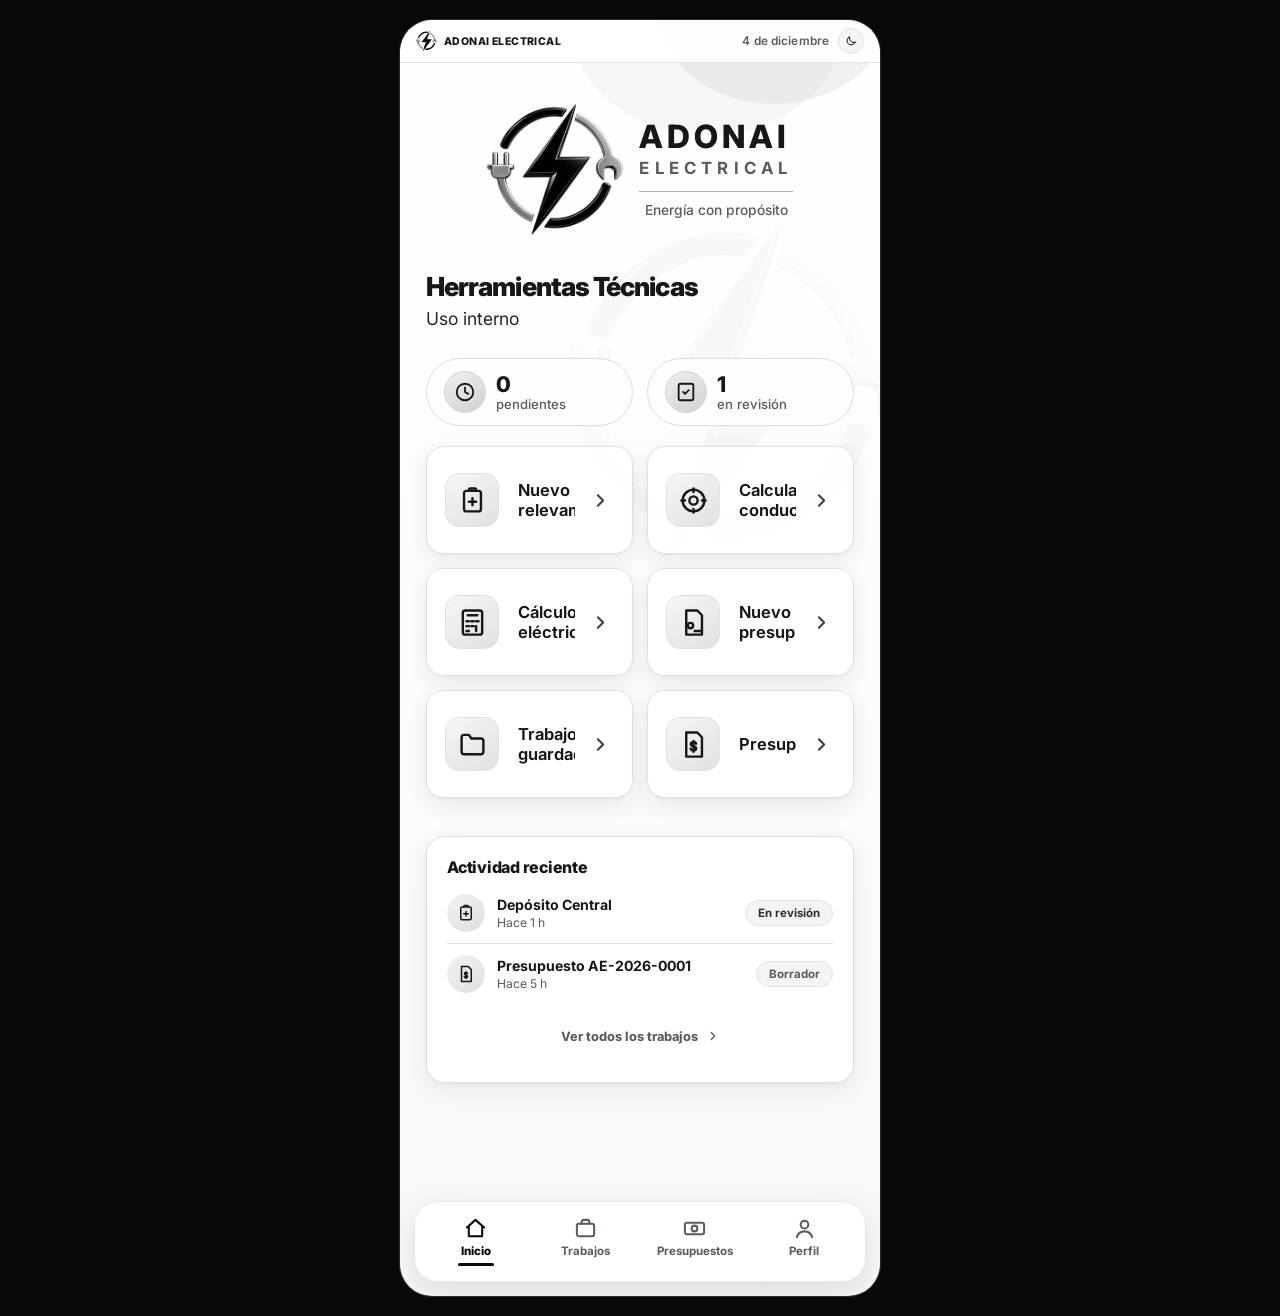
<file: codigo/index.html>
<!doctype html>
<html lang="es">
<head>
<meta charset="utf-8">
<meta name="viewport" content="width=device-width, initial-scale=1, viewport-fit=cover">
<title>ADONAI ELECTRICAL</title>
<link rel="manifest" href="manifest.json">
<meta name="theme-color" content="#0b0b0c">
<meta name="mobile-web-app-capable" content="yes">
<meta name="apple-mobile-web-app-capable" content="yes">
<meta name="apple-mobile-web-app-status-bar-style" content="black-translucent">
<meta name="apple-mobile-web-app-title" content="ADONAI ELECTRICAL">
<link rel="icon" href="favicon.ico" sizes="any">
<link rel="apple-touch-icon" href="icon-180.png">
<link rel="preconnect" href="https://fonts.googleapis.com">
<link rel="preconnect" href="https://fonts.gstatic.com" crossorigin>
<link href="https://fonts.googleapis.com/css2?family=Inter:wght@400;500;600;700;800;900&display=swap" rel="stylesheet">
<link rel="stylesheet" href="estilos.css">
  <style>
    :root{ color-scheme:light dark; }
    body{ margin:0; }
    img{ max-width:100%; }
    [hidden]{ display:none !important; }
  </style>
</head>
<body>

<!-- ============================================================
     ICONOS / LOGO — símbolos SVG reutilizables
     ============================================================ -->
<svg width="0" height="0" style="position:absolute">
  <defs>
    <symbol id="ic-clock" viewBox="0 0 24 24" fill="none" stroke="currentColor" stroke-width="2" stroke-linecap="round" stroke-linejoin="round"><circle cx="12" cy="12" r="9"/><path d="M12 7v5l3.5 2"/></symbol>
    <symbol id="ic-check-list" viewBox="0 0 24 24" fill="none" stroke="currentColor" stroke-width="2" stroke-linecap="round" stroke-linejoin="round"><rect x="4" y="3" width="16" height="18" rx="2"/><path d="m9 12 2 2 4-4"/></symbol>
    <symbol id="ic-clipboard-plus" viewBox="0 0 24 24" fill="none" stroke="currentColor" stroke-width="2" stroke-linecap="round" stroke-linejoin="round"><rect x="5" y="4" width="14" height="17" rx="2"/><path d="M9 4V3a1 1 0 0 1 1-1h4a1 1 0 0 1 1 1v1"/><path d="M12 10v6M9 13h6"/></symbol>
    <symbol id="ic-cable" viewBox="0 0 24 24" fill="none" stroke="currentColor" stroke-width="2" stroke-linecap="round" stroke-linejoin="round"><circle cx="12" cy="12" r="9"/><circle cx="12" cy="12" r="3.4"/><path d="M12 2v3M12 19v3M2 12h3M19 12h3"/></symbol>
    <symbol id="ic-calc" viewBox="0 0 24 24" fill="none" stroke="currentColor" stroke-width="2" stroke-linecap="round" stroke-linejoin="round"><rect x="4" y="2" width="16" height="20" rx="2"/><path d="M8 6h8M7 11h2M11 11h2M15 11h2M7 15h2M11 15h2M15 15v4M7 19h2"/></symbol>
    <symbol id="ic-invoice" viewBox="0 0 24 24" fill="none" stroke="currentColor" stroke-width="2" stroke-linecap="round" stroke-linejoin="round"><path d="M6 2h9l4 4v16H6z"/><circle cx="9.5" cy="14.5" r="2.2"/><path d="M13 19h5"/></symbol>
    <symbol id="ic-folder" viewBox="0 0 24 24" fill="none" stroke="currentColor" stroke-width="2" stroke-linecap="round" stroke-linejoin="round"><path d="M3 6a2 2 0 0 1 2-2h4l2 3h8a2 2 0 0 1 2 2v9a2 2 0 0 1-2 2H5a2 2 0 0 1-2-2z"/></symbol>
    <symbol id="ic-file-dollar" viewBox="0 0 24 24" fill="none" stroke="currentColor" stroke-width="2" stroke-linecap="round" stroke-linejoin="round"><path d="M6 2h9l4 4v16H6z"/><path d="M12 9v9M14.2 11.3a2.2 2.2 0 0 0-2.2-1.3c-1.4 0-2.2.8-2.2 1.7 0 2.4 4.4 1.1 4.4 3.5 0 .9-.8 1.8-2.2 1.8a2.4 2.4 0 0 1-2.4-1.5"/></symbol>
    <symbol id="ic-home" viewBox="0 0 24 24" fill="none" stroke="currentColor" stroke-width="2.1" stroke-linecap="round" stroke-linejoin="round"><path d="m3 11 9-8 9 8"/><path d="M5 10v10h14V10"/></symbol>
    <symbol id="ic-briefcase" viewBox="0 0 24 24" fill="none" stroke="currentColor" stroke-width="2.1" stroke-linecap="round" stroke-linejoin="round"><rect x="3" y="7" width="18" height="13" rx="2"/><path d="M8 7V5a2 2 0 0 1 2-2h4a2 2 0 0 1 2 2v2"/></symbol>
    <symbol id="ic-money" viewBox="0 0 24 24" fill="none" stroke="currentColor" stroke-width="2.1" stroke-linecap="round" stroke-linejoin="round"><rect x="2" y="6" width="20" height="12" rx="2"/><circle cx="12" cy="12" r="3"/></symbol>
    <symbol id="ic-user" viewBox="0 0 24 24" fill="none" stroke="currentColor" stroke-width="2.1" stroke-linecap="round" stroke-linejoin="round"><circle cx="12" cy="8" r="4"/><path d="M4 21c1.5-4.5 5-6 8-6s6.5 1.5 8 6"/></symbol>
    <symbol id="ic-chevron-right" viewBox="0 0 24 24" fill="none" stroke="currentColor" stroke-width="2.4" stroke-linecap="round" stroke-linejoin="round"><path d="m9 6 6 6-6 6"/></symbol>
    <symbol id="ic-chevron-left" viewBox="0 0 24 24" fill="none" stroke="currentColor" stroke-width="2.4" stroke-linecap="round" stroke-linejoin="round"><path d="m15 6-6 6 6 6"/></symbol>
    <symbol id="ic-plus" viewBox="0 0 24 24" fill="none" stroke="currentColor" stroke-width="2.4" stroke-linecap="round" stroke-linejoin="round"><path d="M12 5v14M5 12h14"/></symbol>
    <symbol id="ic-trash" viewBox="0 0 24 24" fill="none" stroke="currentColor" stroke-width="2" stroke-linecap="round" stroke-linejoin="round"><path d="M4 7h16M9 7V4h6v3M6 7l1 13h10l1-13"/></symbol>
    <symbol id="ic-save" viewBox="0 0 24 24" fill="none" stroke="currentColor" stroke-width="2" stroke-linecap="round" stroke-linejoin="round"><path d="M5 4h11l3 3v13H5z"/><path d="M8 4v6h8V4M8 21v-6h8v6"/></symbol>
    <symbol id="ic-check-circle" viewBox="0 0 24 24" fill="none" stroke="currentColor" stroke-width="2.2" stroke-linecap="round" stroke-linejoin="round"><circle cx="12" cy="12" r="9.5"/><path d="m8 12 2.5 2.5L16 9"/></symbol>
    <symbol id="ic-x-circle" viewBox="0 0 24 24" fill="none" stroke="currentColor" stroke-width="2.2" stroke-linecap="round" stroke-linejoin="round"><circle cx="12" cy="12" r="9.5"/><path d="m9 9 6 6M15 9l-6 6"/></symbol>
    <symbol id="ic-zap" viewBox="0 0 24 24" fill="currentColor" stroke="none"><path d="M13 2 4 14h6l-1 8 9-12h-6z"/></symbol>
    <symbol id="ic-percent" viewBox="0 0 24 24" fill="none" stroke="currentColor" stroke-width="2" stroke-linecap="round" stroke-linejoin="round"><path d="M19 5 5 19"/><circle cx="7" cy="7" r="2.2"/><circle cx="17" cy="17" r="2.2"/></symbol>
    <symbol id="ic-truck" viewBox="0 0 24 24" fill="none" stroke="currentColor" stroke-width="2" stroke-linecap="round" stroke-linejoin="round"><path d="M2 8h11v9H2z"/><path d="M13 11h4l4 3v3h-8z"/><circle cx="6" cy="19" r="1.8"/><circle cx="17.5" cy="19" r="1.8"/></symbol>
    <symbol id="ic-tag" viewBox="0 0 24 24" fill="none" stroke="currentColor" stroke-width="2" stroke-linecap="round" stroke-linejoin="round"><path d="M12 2h6a2 2 0 0 1 2 2v6L11 19l-9-9 9-9z"/><circle cx="16" cy="8" r="1.5" fill="currentColor" stroke="none"/></symbol>
    <symbol id="ic-tool" viewBox="0 0 24 24" fill="none" stroke="currentColor" stroke-width="2" stroke-linecap="round" stroke-linejoin="round"><path d="M14.7 6.3a4 4 0 0 0-5.4 4.6L3 17.2V21h3.8l6.3-6.3a4 4 0 0 0 4.6-5.4l-2.7 2.7-2-2z"/></symbol>
    <symbol id="ic-thermo" viewBox="0 0 24 24" fill="none" stroke="currentColor" stroke-width="2" stroke-linecap="round" stroke-linejoin="round"><path d="M12 14V4a2 2 0 1 0-4 0v10a4 4 0 1 0 4 0Z"/></symbol>
    <symbol id="ic-ruler" viewBox="0 0 24 24" fill="none" stroke="currentColor" stroke-width="2" stroke-linecap="round" stroke-linejoin="round"><path d="m3 16 5-5 12 12-5 5z"/><path d="m9 12 2 2M12 9l2 2M15 6l2 2"/></symbol>
    <symbol id="ic-eye" viewBox="0 0 24 24" fill="none" stroke="currentColor" stroke-width="2" stroke-linecap="round" stroke-linejoin="round"><path d="M2 12s3.5-7 10-7 10 7 10 7-3.5 7-10 7-10-7-10-7Z"/><circle cx="12" cy="12" r="3"/></symbol>
    <symbol id="ic-doc" viewBox="0 0 24 24" fill="none" stroke="currentColor" stroke-width="2" stroke-linecap="round" stroke-linejoin="round"><path d="M6 2h9l4 4v16H6z"/><path d="M8 12h8M8 16h8M8 8h3"/></symbol>
    <symbol id="ic-edit" viewBox="0 0 24 24" fill="none" stroke="currentColor" stroke-width="2" stroke-linecap="round" stroke-linejoin="round"><path d="M12 20h9"/><path d="M16.5 3.5a2.1 2.1 0 0 1 3 3L7 19l-4 1 1-4Z"/></symbol>
    <symbol id="ic-send" viewBox="0 0 24 24" fill="none" stroke="currentColor" stroke-width="2" stroke-linecap="round" stroke-linejoin="round"><path d="m3 11 18-8-8 18-2-8Z"/></symbol>
    <symbol id="ic-building" viewBox="0 0 24 24" fill="none" stroke="currentColor" stroke-width="2" stroke-linecap="round" stroke-linejoin="round"><path d="M4 21V5a1 1 0 0 1 1-1h9a1 1 0 0 1 1 1v16"/><path d="M15 10h4a1 1 0 0 1 1 1v10"/><path d="M8 8h.01M11 8h.01M8 12h.01M11 12h.01M8 16h.01M11 16h.01"/></symbol>
    <symbol id="ic-search" viewBox="0 0 24 24" fill="none" stroke="currentColor" stroke-width="2" stroke-linecap="round" stroke-linejoin="round"><circle cx="11" cy="11" r="7"/><path d="m21 21-4.3-4.3"/></symbol>
    <symbol id="ic-copy" viewBox="0 0 24 24" fill="none" stroke="currentColor" stroke-width="2" stroke-linecap="round" stroke-linejoin="round"><rect x="9" y="9" width="11" height="11" rx="2"/><path d="M5 15V5a2 2 0 0 1 2-2h10"/></symbol>
    <symbol id="ic-sun" viewBox="0 0 24 24" fill="none" stroke="currentColor" stroke-width="2" stroke-linecap="round" stroke-linejoin="round"><circle cx="12" cy="12" r="4.2"/><path d="M12 2.5v2.6M12 18.9v2.6M4.6 4.6l1.85 1.85M17.55 17.55l1.85 1.85M2.5 12h2.6M18.9 12h2.6M4.6 19.4l1.85-1.85M17.55 6.45l1.85-1.85"/></symbol>
    <symbol id="ic-moon" viewBox="0 0 24 24" fill="none" stroke="currentColor" stroke-width="2" stroke-linecap="round" stroke-linejoin="round"><path d="M20.5 14.5A8.5 8.5 0 0 1 9.5 3.5a8.5 8.5 0 1 0 11 11Z"/></symbol>
  </defs>
</svg>

<div class="shell" id="shell">

  <div class="lock-screen" id="lock-screen" hidden>
    <div class="lock-card">
      <span class="brand-logo-plate" style="width:56px;height:56px;margin:0 auto 14px;display:flex"><img data-logo alt="ADONAI ELECTRICAL"></span>
      <div class="lock-title">Herramientas Técnicas</div>
      <p class="lock-sub">Ingresá tu PIN para continuar</p>
      <input class="input lock-input" type="password" inputmode="numeric" pattern="[0-9]*" maxlength="4" id="lock-pin-input" placeholder="••••" autocomplete="off">
      <button class="btn btn-primary btn-block" id="btn-lock-unlock">Desbloquear</button>
      <p class="lock-error" id="lock-error" hidden>PIN incorrecto. Intentá de nuevo.</p>
      <button type="button" class="lock-forgot" id="btn-lock-olvide">¿Olvidaste tu PIN?</button>
      <p class="lock-forgot-note" id="lock-olvide-nota" hidden>El PIN no se puede recuperar: es solo un bloqueo de pantalla, no hay cuenta ni copia en la nube. Para volver a entrar hay que borrar los datos del sitio desde el navegador, lo que también borra los trabajos y presupuestos guardados en este dispositivo.</p>
    </div>
  </div>

  <div class="util-bar" id="util-bar">
    <div class="util-brand">
      <span class="brand-logo-plate"><img data-logo alt="ADONAI ELECTRICAL"></span>
      <span class="util-wordmark">ADONAI ELECTRICAL</span>
    </div>
    <div class="util-right">
      <span class="date" id="util-date"></span>
      <button type="button" class="theme-toggle" id="btn-theme-toggle" aria-label="Cambiar tema" aria-pressed="false">
        <svg id="theme-toggle-icon"><use href="#ic-moon"></use></svg>
      </button>
    </div>
  </div>

  <div class="storage-alert alert-error" id="storage-alert" role="alert" aria-live="assertive" hidden></div>

  <!-- ============================================================
       INICIO
       ============================================================ -->
  <main class="view" id="view-home">
    <div class="brand-header">
      <span class="brand-logo-plate"><img data-logo alt="ADONAI ELECTRICAL"></span>
      <div>
        <div class="wordmark-lg">ADONAI<small>ELECTRICAL</small></div>
        <div class="tagline">Energía con propósito</div>
      </div>
    </div>

    <div class="stack" style="margin-top:18px">
      <div>
        <div class="page-title" style="font-size:1.15rem">Herramientas Técnicas</div>
        <div class="page-sub" style="margin-bottom:0">Uso interno</div>
      </div>

      <div class="stat-pill-row" id="home-stats"></div>

      <div class="action-grid">
        <button class="action-tile" data-action="nuevo-relevamiento">
          <div class="head"><span class="ic"><svg><use href="#ic-clipboard-plus"/></svg></span><svg class="chev"><use href="#ic-chevron-right"/></svg></div>
          <div class="label">Nuevo relevamiento</div>
        </button>
        <button class="action-tile" data-action="calcular-conductor">
          <div class="head"><span class="ic"><svg><use href="#ic-cable"/></svg></span><svg class="chev"><use href="#ic-chevron-right"/></svg></div>
          <div class="label">Calcular conductor</div>
        </button>
        <button class="action-tile" data-action="calculos-electricos">
          <div class="head"><span class="ic"><svg><use href="#ic-calc"/></svg></span><svg class="chev"><use href="#ic-chevron-right"/></svg></div>
          <div class="label">Cálculos eléctricos</div>
        </button>
        <button class="action-tile" data-action="nuevo-presupuesto">
          <div class="head"><span class="ic"><svg><use href="#ic-invoice"/></svg></span><svg class="chev"><use href="#ic-chevron-right"/></svg></div>
          <div class="label">Nuevo presupuesto</div>
        </button>
        <button class="action-tile" data-action="trabajos">
          <div class="head"><span class="ic"><svg><use href="#ic-folder"/></svg></span><svg class="chev"><use href="#ic-chevron-right"/></svg></div>
          <div class="label">Trabajos guardados</div>
        </button>
        <button class="action-tile" data-action="presupuestos">
          <div class="head"><span class="ic"><svg><use href="#ic-file-dollar"/></svg></span><svg class="chev"><use href="#ic-chevron-right"/></svg></div>
          <div class="label">Presupuestos</div>
        </button>
      </div>

      <div id="home-avisos"></div>

      <div class="card card-pad">
        <div class="row-between" style="margin-bottom:6px">
          <div class="section-label" style="margin:0">Actividad reciente</div>
        </div>
        <div id="home-activity"></div>
        <button class="btn btn-ghost btn-block btn-sm" id="btn-ver-todos" style="margin-top:6px">Ver todos los trabajos <svg style="width:14px;height:14px"><use href="#ic-chevron-right"/></svg></button>
      </div>
    </div>
  </main>

  <!-- ============================================================
       NUEVO RELEVAMIENTO — asistente de 6 pasos
       ============================================================ -->
  <main class="view" id="view-relevamiento" hidden>
    <div class="topbar">
      <div class="topbar-row">
        <button class="icon-btn" data-back="home" aria-label="Volver al inicio"><svg><use href="#ic-chevron-left"/></svg></button>
        <div class="brand-mini" style="margin:0 auto">
          <span class="brand-logo-plate"><img data-logo alt="ADONAI ELECTRICAL"></span>
          <div class="wordmark">ADONAI<b>ELECTRICAL</b></div>
        </div>
        <span style="width:36px"></span>
      </div>
    </div>
    <div style="padding-top:14px">
      <div class="page-title">Nuevo relevamiento</div>
      <div class="stepper" id="wizard-stepper"></div>
    </div>

    <!-- Paso 1: Cliente -->
    <section class="wizard-step stack" id="step-cliente" data-step="0">
      <div class="card card-pad stack-sm client-form-card">
        <div class="section-label">Datos del cliente</div>
        <div class="field"><label>Nombre o razón social</label><input class="input" id="f-cliente-nombre" placeholder="Nombre o razón social"></div>
        <div class="field"><label>Teléfono</label><input class="input" id="f-cliente-telefono" type="tel" placeholder="Teléfono"></div>
        <div class="field"><label>WhatsApp</label><input class="input" id="f-cliente-whatsapp" type="tel" placeholder="WhatsApp"></div>
        <div class="field"><label>Correo electrónico</label><input class="input" id="f-cliente-email" type="email" placeholder="Correo electrónico"></div>
        <div class="field"><label>Persona de contacto</label><input class="input" id="f-cliente-contacto" placeholder="Persona de contacto"></div>
        <div class="field"><label>Observaciones</label><textarea class="textarea" id="f-cliente-obs" placeholder="Observaciones"></textarea></div>
      </div>
      <div class="card card-pad" id="clientes-existentes-wrap">
        <div class="section-label" style="margin-bottom:10px">Selección rápida</div>
        <select class="select" id="f-cliente-existente">
          <option value="">Seleccionar cliente existente…</option>
        </select>
      </div>
      <div class="grid-2">
        <button class="btn btn-outline" id="btn-guardar-borrador"><svg><use href="#ic-save"/></svg> Guardar borrador</button>
        <button class="btn btn-primary" data-step-next>Continuar <svg><use href="#ic-chevron-right"/></svg></button>
      </div>
    </section>

    <!-- Paso 2: Obra -->
    <section class="wizard-step stack" id="step-obra" data-step="1" hidden>
      <div class="card card-pad stack-sm">
        <div class="section-label">Datos de la obra</div>
        <div class="field"><label>Nombre de la obra</label><input class="input" id="f-obra-nombre" placeholder="Ej: Depósito Central"></div>
        <div class="field"><label>Dirección</label><input class="input" id="f-obra-direccion" placeholder="Calle y número"></div>
        <div class="field"><label>Localidad</label><input class="input" id="f-obra-localidad" placeholder="Salto" value="Salto"></div>
        <div class="grid-2">
          <div class="field"><label>Tipo de obra</label>
            <select class="select" id="f-obra-tipo">
              <option>Residencial</option><option>Comercial</option><option>Industrial</option>
            </select>
          </div>
          <div class="field"><label>Naturaleza</label>
            <select class="select" id="f-obra-naturaleza">
              <option>Trámite</option><option>Instalación nueva</option><option>Modificación</option><option>Emergencia</option>
            </select>
          </div>
        </div>
        <div class="field"><label>Observaciones de obra</label><textarea class="textarea" id="f-obra-obs" placeholder="Accesos, horarios, condiciones del lugar…"></textarea></div>
      </div>
      <div class="grid-2">
        <button class="btn btn-outline" data-step-prev><svg><use href="#ic-chevron-left"/></svg> Atrás</button>
        <button class="btn btn-primary" data-step-next>Continuar <svg><use href="#ic-chevron-right"/></svg></button>
      </div>
    </section>

    <!-- Paso 3: Cargas -->
    <section class="wizard-step stack" id="step-cargas" data-step="2" hidden>
      <div class="card card-pad">
        <div class="field" style="max-width:340px;margin-bottom:0">
          <label>Sistema de suministro</label>
          <select class="select" id="f-sistema">
            <option value="mono">Monofásico 230V</option>
            <option value="tri_it">Trifásico 230V (sistema IT)</option>
            <option value="tri_tt" selected>Trifásico 400V (sistema TT)</option>
          </select>
        </div>
      </div>
      <div class="card card-pad">
        <div class="section-label">Factores de demanda (ajustables)</div>
        <div class="item-grid" id="factores-grid"></div>
        <p style="font-size:0.78rem;color:var(--steel);margin:10px 0 0">Valores de referencia — confirmalos contra la normativa de UTE vigente.</p>
      </div>
      <div class="card card-pad">
        <div class="row-between" style="margin-bottom:14px">
          <div class="section-label" style="margin:0">Circuitos / cargas</div>
          <button class="btn btn-outline btn-sm" id="btn-add-carga"><svg><use href="#ic-plus"/></svg> Agregar</button>
        </div>
        <div class="stack-sm" id="cargas-list"></div>
      </div>
      <div class="panel-dark card-pad">
        <div class="stat-grid" id="potencia-resultado"></div>
        <p id="potencia-warning" style="font-size:0.78rem;color:var(--panel-dark-muted);margin:16px 0 0"></p>
      </div>
      <div class="grid-2">
        <button class="btn btn-outline" data-step-prev><svg><use href="#ic-chevron-left"/></svg> Atrás</button>
        <button class="btn btn-primary" id="btn-ir-circuitos">Continuar <svg><use href="#ic-chevron-right"/></svg></button>
      </div>
    </section>

    <!-- Paso 4: Circuitos -->
    <section class="wizard-step stack" id="step-circuitos" data-step="3" hidden>
      <div class="row-between">
        <p class="page-sub" style="margin:0;max-width:none">Sección mínima que cumple corriente admisible y caída de tensión, con protección sugerida.</p>
      </div>
      <div class="card card-pad stack-sm">
        <div class="section-label" style="margin:0">Alimentador desde el medidor</div>
        <p style="font-size:0.78rem;color:var(--steel);margin:0">La caída de tensión se mide desde el origen de la instalación, así que lo que se pierde entre el medidor y el tablero general se le descuenta a cada circuito.</p>
        <div class="grid-2">
          <div class="field"><label>Longitud medidor → tablero (m)</label><input class="input" type="number" min="0" id="f-acom-l" value="10"></div>
          <div class="field"><label>Sección de fase del alimentador</label><select class="select" id="f-acom-seccion"></select></div>
          <div class="field"><label>Sección del neutro</label><select class="select" id="f-acom-neutro"></select><div class="hint">Automático = misma sección que fase. Una reducción manual exige justificación de corriente de neutro y armónicos.</div></div>
          <div class="field"><label>Sección del conductor de protección (PE)</label><select class="select" id="f-acom-pe"></select><div class="hint">La app aplica el criterio simplificado UTE cuando corresponde; fuera de ese alcance adopta fase = PE de forma conservadora y deja pendiente la comprobación térmica específica.</div></div>
          <div class="field"><label>Icc en el tablero (kA)</label><input class="input" type="number" step="0.1" min="0" id="f-acom-icc" placeholder="Vacío: 6 kA de plaza"></div>
          <div class="field"><label>Subestación propia</label>
            <select class="select" id="f-acom-subestacion">
              <option value="auto">Según la potencia (más de 50 kW)</option>
              <option value="no">No, suministro estándar</option>
              <option value="si">Sí, con subestación propia</option>
            </select>
          </div>
        </div>
        <details class="advanced-panel" id="acom-anexo">
          <summary>Calcular la Icc con el Anexo <span>Tablas A, B y C del reglamento</span></summary>
          <div class="advanced-fields">
            <div class="grid-2">
              <div class="field"><label>Transformador de UTE</label><select class="select" id="f-acom-kva"></select></div>
              <div class="field"><label>Tensión de la red</label>
                <select class="select" id="f-acom-red">
                  <option value="380">380/400 V trifásica (Tabla C)</option>
                  <option value="220">220/230 V trifásica (Tabla B)</option>
                </select>
              </div>
              <div class="field"><label>Transformador → medidor (m)</label><input class="input" type="number" min="0" id="f-acom-redl" placeholder="Largo de red y acometida"></div>
              <div class="field"><label>Sección de la red y acometida</label><select class="select" id="f-acom-redsec"></select></div>
              <div class="field"><label>Material de la red y acometida</label>
                <select class="select" id="f-acom-redmat"><option value="aluminio">Aluminio</option><option value="cobre">Cobre</option></select>
              </div>
            </div>
            <p class="advanced-note">Se parte de la Icc en bornes del transformador y se la reduce por el tramo de red hasta el medidor y por el alimentador hasta el tablero. Si cargás la Icc a mano, manda esa.</p>
          </div>
        </details>
        <p style="font-size:0.78rem;color:var(--steel);margin:0">La Icc la informa UTE o sale de medirla. Sin ese dato, en un suministro estándar se cotiza con 6 kA de plaza (sin verificar); con subestación propia no hay valor por defecto: se toma de la Tabla A del Anexo.</p>
        <div class="light-stat-grid" id="acom-resultado"></div>
      </div>

      <button class="btn btn-outline btn-block" id="btn-add-circuito"><svg><use href="#ic-plus"/></svg> Agregar circuito</button>
      <div class="stack" id="circuitos-list"></div>
      <div class="card" style="padding:0;overflow:hidden" id="circuitos-tabla-wrap" hidden>
        <div style="padding:14px 18px;font-weight:700;border-bottom:1px solid var(--line)">Planilla resumen</div>
        <div class="table-wrap">
          <table class="data" id="circuitos-tabla">
            <thead><tr><th>Circuito</th><th>Ib (A)</th><th>Sección</th><th>Protección</th><th>ΔU %</th></tr></thead>
            <tbody></tbody>
          </table>
        </div>
      </div>
      <div class="card card-pad" id="circuitos-balance-fases" hidden></div>

      <div class="panel-dark card-pad" id="circuitos-proteccion-general" style="display:flex;flex-wrap:wrap;gap:20px" hidden></div>
      <div class="grid-2">
        <button class="btn btn-outline" data-step-prev><svg><use href="#ic-chevron-left"/></svg> Atrás</button>
        <button class="btn btn-primary" data-step-next>Continuar <svg><use href="#ic-chevron-right"/></svg></button>
      </div>
    </section>

    <!-- Paso 5: Materiales -->
    <section class="wizard-step stack" id="step-materiales" data-step="4" hidden>
      <div class="card card-pad">
        <div class="row-between" style="margin-bottom:6px">
          <div class="section-label" style="margin:0">Materiales sugeridos</div>
          <button class="btn btn-ghost btn-sm" id="btn-regenerar-materiales">Regenerar</button>
        </div>
        <div class="alert-warning" id="materiales-warning" style="margin-bottom:12px" hidden><b>Los circuitos cambiaron.</b> Regenerá la lista para actualizar cables, protecciones y tablero sin perder de vista que se reemplazarán los ajustes automáticos anteriores.</div>
        <p style="font-size:0.78rem;color:var(--steel);margin:0 0 12px">Calculados a partir de los circuitos. Editá cantidades o agregá ítems manuales.</p>
        <div class="stack-sm" id="materiales-list"></div>
      </div>
      <button class="btn btn-outline btn-block" id="btn-add-material"><svg><use href="#ic-plus"/></svg> Agregar material manual</button>
      <div class="grid-2">
        <button class="btn btn-outline" data-step-prev><svg><use href="#ic-chevron-left"/></svg> Atrás</button>
        <button class="btn btn-primary" data-step-next>Continuar <svg><use href="#ic-chevron-right"/></svg></button>
      </div>
    </section>

    <!-- Paso 6: Resumen -->
    <section class="wizard-step stack" id="step-resumen" data-step="5" hidden>
      <div class="page-title" style="font-size:1.3rem">Resumen técnico</div>
      <div class="grid-2 summary-info-grid">
        <div class="card card-pad summary-info-card">
          <span class="summary-info-icon"><svg><use href="#ic-building"/></svg></span>
          <div><div class="eyebrow">Cliente</div><div class="summary-info-value" id="resumen-cliente">—</div></div>
        </div>
        <div class="card card-pad summary-info-card">
          <span class="summary-info-icon"><svg><use href="#ic-tool"/></svg></span>
          <div><div class="eyebrow">Obra</div><div class="summary-info-value" id="resumen-obra">—</div></div>
        </div>
      </div>
      <div class="grid-2 summary-info-grid">
        <div class="card card-pad summary-info-card">
          <span class="summary-info-icon"><svg><use href="#ic-check-list"/></svg></span>
          <div class="summary-info-body"><div class="eyebrow">Estado del trabajo</div>
          <select class="select summary-state-select" id="resumen-estado">
            <option value="pendiente">Pendiente</option>
            <option value="revision">En revisión</option>
            <option value="aprobado">Aprobado</option>
          </select></div>
        </div>
        <div class="card card-pad summary-info-card">
          <span class="summary-info-icon"><svg><use href="#ic-zap"/></svg></span>
          <div><div class="eyebrow">Potencia instalada</div><div class="summary-info-value" id="resumen-potencia-instalada">—</div>
          <div class="eyebrow" style="margin-top:5px">Potencia de cálculo</div><div class="summary-info-value summary-load" id="resumen-carga">—</div></div>
        </div>
      </div>

      <div id="resumen-estado-tecnico" style="margin-bottom:14px"></div>

      <div class="section-label">Circuitos</div>
      <div class="stack-sm" id="resumen-circuitos"></div>

      <div class="card card-pad" id="resumen-proteccion-general" hidden>
        <div class="section-label" style="margin-bottom:10px">Protección general</div>
        <div class="stack-sm" id="resumen-proteccion-general-stats"></div>
        <div id="resumen-pg-existente" hidden>
          <div class="grid-2">
            <div class="field" style="margin-top:12px"><label>Térmica general existente (A)</label><input class="input" id="resumen-termica-existente" type="number" min="0" step="1" placeholder="Relevar en tablero"></div>
            <div class="field" style="margin-top:12px"><label>¿Existe diferencial general?</label><select class="select" id="resumen-diferencial-existe"><option value="desconocido">Pendiente de confirmar</option><option value="si">Sí</option><option value="no">No</option></select></div>
          </div>
          <div class="field"><label>Corriente nominal diferencial existente (A)</label><input class="input" id="resumen-diferencial-in-existente" type="number" min="0" step="1" placeholder="Ej. 40"></div>
          <p style="font-size:0.74rem;color:var(--steel);margin:6px 0 0">En modificaciones, reparaciones y emergencias la app no recalcula el tablero como si fuera nuevo: exige relevar la protección existente y confirmar la sección real del alimentador.</p>
        </div>
        <div class="field" style="margin-top:12px"><label>Sensibilidad diferencial general</label>
          <select class="select" id="resumen-diferencial-sensibilidad">
            <option value="30">30 mA</option>
            <option value="300">300 mA</option>
          </select>
        </div>
        <div class="field" style="margin-top:12px"><label>Tipo de diferencial general</label>
          <select class="select" id="resumen-diferencial-tipo"></select>
        </div>
        <div class="field" style="margin-top:12px"><label>Temporización / selectividad del diferencial general</label>
          <select class="select" id="resumen-diferencial-selectividad">
            <option value="instantaneo">Instantáneo</option>
            <option value="S">Selectivo tipo S / temporizado</option>
          </select>
          <div class="hint">Para selectividad total con RCD aguas abajo, IEC exige coordinar sensibilidad y tiempo. La app verifica la relación ≥ 3× y cabecera tipo S cuando existe un diferencial dedicado aguas abajo.</div>
        </div>
        <div class="field" style="margin-top:12px"><label>Condición para la tensión de contacto</label>
          <select class="select" id="resumen-tierra-ambiente">
            <option value="seco">Local seco / normal — 50 V</option>
            <option value="humedo">Local húmedo, mojado o conductor — 24 V</option>
          </select>
        </div>
        <div class="field" style="margin-top:12px"><label>Resistencia de puesta a tierra medida (Ω)</label>
          <input class="input" id="resumen-tierra-resistencia" type="number" min="0" step="0.01" inputmode="decimal" placeholder="Medición con telurómetro">
        </div>
        <div class="section-label" style="margin-top:16px">Contactos indirectos</div>
        <div class="light-stat-row"><span class="lbl">Esquema derivado del suministro</span><span class="val strong" id="resumen-esquema-contactos">—</span></div>
        <div class="field" style="margin-top:10px"><label>Tiempo medido/documentado del diferencial general (s)</label>
          <input class="input" id="resumen-tiempo-diferencial-general" type="number" min="0" step="0.001" inputmode="decimal" placeholder="Ensayo RCD; se aplica a circuitos TT sin tiempo propio">
          <div class="hint">TT 230 V: la app compara con 0,2 s en circuitos finales dentro del alcance de IEC 60364-4-41 y 1 s en distribución/otros.</div>
        </div>
        <div id="resumen-it-campos" hidden>
          <div class="grid-2">
            <div class="field"><label>Vigilancia de aislamiento (IMD/RCM apto)</label><select class="select" id="resumen-it-imd"><option value="desconocido">Pendiente</option><option value="si">Sí</option><option value="no">No</option></select></div>
            <div class="field"><label>Masas interconectadas por PE</label><select class="select" id="resumen-it-masas"><option value="desconocido">Pendiente</option><option value="si">Sí, colectivamente</option><option value="no">No / tierras por grupos</option></select></div>
          </div>
          <div class="field"><label>Corriente de primer defecto I<sub>d</sub> (mA)</label><input class="input" id="resumen-it-id" type="number" min="0" step="0.1" inputmode="decimal" placeholder="Medida o calculada"><div class="hint">IT: se verifica R<sub>A</sub>·I<sub>d</sub> ≤ U<sub>L</sub>. El segundo defecto se documenta por circuito.</div></div>
        </div>
        <div class="section-label" style="margin-top:16px">PE y equipotencialidad</div>
        <div class="field"><label>¿Requiere equipotencialidad principal?</label><select class="select" id="resumen-eqp-principal-aplica"><option value="pendiente">Pendiente de evaluar</option><option value="si">Sí</option><option value="no">No aplica / sin partes conductoras extrañas</option></select></div>
        <div class="grid-2">
          <div class="field"><label>Sección equipotencial principal (mm² Cu)</label><input class="input" id="resumen-eqp-principal-seccion" type="number" min="0" step="0.5" placeholder="Relevar / proyectar"></div>
          <div class="field"><label>Ensayo continuidad principal</label><select class="select" id="resumen-eqp-principal-continuidad"><option value="pendiente">Pendiente</option><option value="si">Verificada</option><option value="no">No satisfactoria</option></select></div>
        </div>
        <div class="field"><label>Equipotencialidad suplementaria</label><select class="select" id="resumen-eqp-suplementaria-aplica"><option value="no">No aplica</option><option value="pendiente">Pendiente de evaluar</option><option value="si">Requerida / prevista</option></select></div>
        <div class="grid-2">
          <div class="field"><label>Sección suplementaria (mm² Cu)</label><input class="input" id="resumen-eqp-suplementaria-seccion" type="number" min="0" step="0.5" placeholder="Si aplica"></div>
          <div class="field"><label>Ensayo continuidad suplementaria</label><select class="select" id="resumen-eqp-suplementaria-continuidad"><option value="pendiente">Pendiente</option><option value="si">Verificada</option><option value="no">No satisfactoria</option></select></div>
        </div>
        <div id="resumen-eqp-verificacion"></div>
        <p class="hint">UTE exige continuidad eléctrica del circuito de tierra. IEC 60364-5-54 se usa como referencia complementaria para dimensionar PE y equipotenciales; IEC 60364-6 para documentar el ensayo de continuidad.</p>
        <div class="section-label" style="margin-top:16px">Protocolo de puesta en servicio</div>
        <div class="grid-2">
          <div class="field"><label>Fecha de ensayos</label><input class="input" id="resumen-protocolo-fecha" type="date"></div>
          <div class="field"><label>Técnico que realiza/verifica</label><input class="input" id="resumen-protocolo-tecnico" placeholder="Nombre"></div>
        </div>
        <div class="grid-2">
          <div class="field"><label>Instrumento / modelo</label><input class="input" id="resumen-protocolo-instrumento" placeholder="Multifunción, megóhmetro, telurómetro..."></div>
          <div class="field"><label>N.º de serie</label><input class="input" id="resumen-protocolo-serie" placeholder="Opcional"></div>
        </div>
        <div class="grid-2">
          <div class="field"><label>Calibración / verificación del instrumento</label><select class="select" id="resumen-protocolo-calibracion"><option value="pendiente">Pendiente</option><option value="si">Vigente / conforme</option><option value="no">No vigente / no conforme</option></select></div>
          <div class="field"><label>Pruebas funcionales de aparatos</label><select class="select" id="resumen-prueba-funcional"><option value="pendiente">Pendiente</option><option value="si">Satisfactorias</option><option value="no">No satisfactorias</option></select></div>
        </div>
        <div class="field"><label>Ensayo del diferencial general</label><select class="select" id="resumen-ensayo-rcd-general"><option value="pendiente">Pendiente</option><option value="si">Satisfactorio</option><option value="no">No satisfactorio</option></select><div class="hint">El tiempo medido se registra en “Contactos indirectos”. IEC 60364-6 exige verificar la efectividad del dispositivo; no se inventa un tiempo universal fuera del ensayo aplicable.</div></div>
        <div id="resumen-protocolo-verificacion"></div>
        <div class="section-label" style="margin-top:16px">Sobretensiones atmosféricas</div>
        <div class="field"><label>¿Son de temer sobretensiones atmosféricas en esta obra?</label><select class="select" id="resumen-sobretensiones-riesgo"><option value="pendiente">Pendiente de evaluar</option><option value="si">Sí</option><option value="no">No, evaluación documentada</option></select></div>
        <div class="grid-2">
          <div class="field"><label>Protección externa contra el rayo / pararrayos</label><select class="select" id="resumen-pararrayos-lps"><option value="desconocido">No confirmado</option><option value="si">Sí</option><option value="no">No</option></select></div>
          <div class="field"><label>SPD instalado/proyectado</label><select class="select" id="resumen-spd-existe"><option value="desconocido">Pendiente</option><option value="si">Sí</option><option value="no">No</option></select></div>
        </div>
        <div class="field"><label>Tipo de SPD</label><select class="select" id="resumen-spd-tipo"><option value="">Pendiente de confirmar</option><option value="Tipo 1">Tipo 1</option><option value="Tipo 1+2">Tipo 1+2</option><option value="Tipo 2">Tipo 2</option></select></div>
        <p style="font-size:0.76rem;color:var(--steel);margin:6px 0 0">UTE exige diferencial en el tablero general y 30 mA en instalaciones domiciliarias. La memoria comprueba R<sub>A</sub>·IΔn ≤ 50 V en local seco o ≤ 24 V en húmedo/mojado. Para sobretensiones, UTE exige descargadores cuando sean de temer fenómenos atmosféricos; la propuesta Tipo 1+2 / Tipo 2 se muestra como referencia IEC complementaria.</p>
        <div id="resumen-proteccion-general-verificacion"></div>
        <div class="stack-sm" id="resumen-diferenciales" style="margin-top:10px"></div>
      </div>

      <div class="card card-pad">
        <div class="row-between" style="margin-bottom:10px">
          <div class="section-label" style="margin:0">Materiales</div>
          <span id="resumen-materiales-count" style="font-size:0.78rem;color:var(--steel)"></span>
        </div>
        <div class="stack-sm" id="resumen-materiales-preview"></div>
      </div>

      <div class="card card-pad">
        <div class="section-label">Observaciones</div>
        <textarea class="textarea" id="resumen-observaciones" placeholder="Notas técnicas del relevamiento…"></textarea>
      </div>

      <div class="card card-pad" id="cierre-profesional-card">
        <div class="row-between" style="margin-bottom:10px">
          <div>
            <div class="section-label" style="margin:0">Cierre profesional de obra</div>
            <div class="hint">Revisión obligatoria antes de emitir documentación definitiva.</div>
          </div>
          <span id="cierre-badge" class="badge-pendiente">Pendiente</span>
        </div>
        <div id="cierre-revision" style="margin-bottom:12px"></div>
        <div class="grid-2">
          <div class="field"><label>Responsable técnico</label><input class="input" id="cierre-responsable" placeholder="Nombre y apellido"></div>
          <div class="field"><label>Categoría UTE / habilitación</label><input class="input" id="cierre-categoria" placeholder="Ej. Categoría C"></div>
        </div>
        <div class="grid-2">
          <div class="field"><label>Fecha de cierre</label><input class="input" id="cierre-fecha" type="date"></div>
          <div class="field"><label>Declaración del responsable</label><select class="select" id="cierre-declaracion"><option value="pendiente">Pendiente de confirmar</option><option value="si">Confirmada</option><option value="no">No confirmada</option></select></div>
        </div>
        <div class="field"><label>Firma (imagen opcional)</label><input class="input" id="cierre-firma" type="file" accept="image/*"><div class="hint">Se comprime y guarda dentro del proyecto. No es una firma digital criptográfica.</div></div>
        <div id="cierre-firma-estado" class="hint"></div>
        <div class="section-label" style="margin-top:14px">Anexos fotográficos</div>
        <div class="field"><label>Agregar fotos de obra</label><input class="input" id="cierre-fotos" type="file" accept="image/*" multiple><div class="hint">Máximo 6 imágenes comprimidas para no sobrecargar el almacenamiento local.</div></div>
        <div id="cierre-fotos-lista" class="stack-sm"></div>
        <div class="section-label" style="margin-top:14px">Documentación</div>
        <div class="grid-2">
          <button class="btn btn-outline" type="button" id="btn-pdf-memoria"><svg><use href="#ic-calc"/></svg> Memoria técnica</button>
          <button class="btn btn-outline" type="button" id="btn-pdf-protocolo"><svg><use href="#ic-check-list"/></svg> Protocolo de ensayos</button>
        </div>
        <div class="grid-2" style="margin-top:8px">
          <button class="btn btn-outline" type="button" id="btn-pdf-unifilar"><svg><use href="#ic-zap"/></svg> Esquema unifilar</button>
          <button class="btn btn-primary" type="button" id="btn-pdf-expediente"><svg><use href="#ic-doc"/></svg> Expediente completo</button>
        </div>
        <div class="hint" style="margin-top:10px">Los documentos definitivos sólo se emiten sin marca de BORRADOR cuando la revisión final está completa. El presupuesto continúa disponible por separado.</div>
      </div>

      <div class="grid-2">
        <button class="btn btn-outline" data-step-prev><svg><use href="#ic-edit"/></svg> Editar</button>
        <button class="btn btn-outline" id="btn-enviar-revision"><svg><use href="#ic-send"/></svg> Enviar a revisión</button>
      </div>
      <button class="btn btn-primary btn-block" id="btn-crear-presupuesto"><svg><use href="#ic-file-dollar"/></svg> Crear presupuesto</button>
    </section>
  </main>

  <!-- ============================================================
       CALCULAR CONDUCTOR (standalone)
       ============================================================ -->
  <main class="view" id="view-conductor" hidden>
    <div class="topbar">
      <div class="topbar-row">
        <button class="icon-btn" data-back="home" aria-label="Volver al inicio"><svg><use href="#ic-chevron-left"/></svg></button>
        <div class="topbar-title">Calcular conductor</div>
        <div class="brand-mini conductor-brand"><span class="brand-logo-plate"><img data-logo alt="ADONAI ELECTRICAL"></span><div class="wordmark">ADONAI<b>ELECTRICAL</b></div></div>
      </div>
    </div>
    <div class="stack" style="padding-top:14px">
      <div class="segmented" id="cond-fases">
        <button class="active" data-fases="1">Monofásico</button>
        <button data-fases="3">Trifásico</button>
      </div>

      <div class="card card-pad stack-sm conductor-form-card">
        <div class="field"><label>Tensión</label>
          <select class="select" id="cond-tension"></select>
        </div>
        <div class="field"><label>Dato conocido</label>
          <select class="select" id="cond-dato">
            <option value="potencia">Potencia</option>
            <option value="corriente">Corriente</option>
          </select>
        </div>
        <div class="field"><label id="cond-valor-label">Valor (kW)</label><input class="input" type="number" id="cond-valor" value="15"></div>
        <div class="grid-2">
          <div class="field"><label>cos φ</label><input class="input" type="number" step="0.05" min="0" max="1" id="cond-cosphi" value="0.90"></div>
          <div class="field"><label>Rendimiento η</label><input class="input" type="number" step="0.05" min="0.1" max="1" id="cond-rendimiento" value="1"></div>
        </div>
        <div class="field"><label>Longitud (m)</label><input class="input" type="number" id="cond-longitud" value="42"></div>
        <div class="field"><label>Material</label>
          <select class="select" id="cond-material"><option value="cobre">Cobre</option><option value="aluminio">Aluminio</option></select>
        </div>
        <div class="field"><label>Aislación</label>
          <select class="select" id="cond-aislacion"><option value="pvc">PVC</option><option value="xlpe">XLPE</option></select>
        </div>
        <div class="field"><label>Uso</label>
          <select class="select" id="cond-uso">
            <option value="fuerza">Electrodomésticos / carga fija</option>
            <option value="iluminacion">Iluminación</option>
            <option value="tomacorrientes">Tomacorrientes de uso general</option>
            <option value="motor">Motor o bomba (arranque fuerte)</option>
          </select>
        </div>
        <div class="field"><label>Método de instalación</label>
          <select class="select" id="cond-metodo">
            <option value="embutido">Embutido en pared</option>
            <option value="amurado_pvc">Amurado — caño PVC rígido</option>
            <option value="amurado_galvanizado">Amurado — caño de acero galvanizado</option>
            <option value="bandeja">Bandeja perforada bajo techo</option>
            <option value="aire">Al aire bajo techo / exterior protegido</option>
            <option value="enterrado">Enterrado en caño</option>
          </select>
        </div>

        <details class="advanced-panel" id="cond-avanzadas">
          <summary>Condiciones avanzadas <span>temperatura, agrupamiento y caída previa</span></summary>
          <div class="advanced-fields">
            <div class="field"><label id="cond-temp-label">Temp. ambiente (°C)</label><input class="input" type="number" id="cond-temp" value="30"></div>
            <p class="advanced-note">Se calcula a 30 °C por defecto. Una temperatura intermedia toma el escalón superior de la Tabla XIV; en un circuito enterrado se propone la temperatura de terreno (25 °C, supuesto 1 UTE) y se completa además resistividad/profundidad del terreno.</p>
            <div class="grid-2">
              <div class="field"><label>Expuesto al sol</label>
                <select class="select" id="cond-sol"><option value="0">No</option><option value="1">Sí (x 0,90)</option></select>
              </div>
              <div class="field"><label>Caída antes del circuito (%)</label><input class="input" type="number" step="0.1" min="0" id="cond-caida-arriba" value="0"></div>
            </div>
            <div class="grid-2">
              <div class="field"><label>Circuitos agrupados</label><input class="input" type="number" min="1" id="cond-agrupados" value="1"></div>
              <div class="field"><label>Criterio de proyecto (%)</label><input class="input" type="number" step="0.5" min="0.1" id="cond-caidamax" value="5"></div>
            </div>
            <div id="cond-montaje-wrap" hidden>
          <div class="grid-2">
            <div class="field"><label>Montaje</label>
              <select class="select" id="cond-montaje">
                <option value="manojo">En manojo o haz (atados, amontonados o en envolvente)</option>
                <option value="capa_pared">Capa única sobre pared, piso o bandeja no perforada</option>
                <option value="capa_bandeja_perforada">Capa única sobre bandeja perforada</option>
              </select>
            </div>
            <div class="field"><label>Separación con el circuito vecino</label>
              <select class="select" id="cond-separados">
                <option value="0">En contacto o a menos de 2·De</option>
                <option value="1">A más de 2·De (sin reducción)</option>
              </select>
            </div>
          </div>
          <p class="hint">Se mide entre las superficies de un circuito y el vecino; los conductores de un mismo circuito pueden ir juntos. 2·De orientativo (unipolar PVC): 1,5 mm² 6 mm · 2,5 mm² 7 mm · 4 mm² 9 mm · 6 mm² 10 mm · 10 mm² 13 mm · 16 mm² 16 mm · 25 mm² 19 mm; confirmar con el catálogo. Si van atados con precintos o amontonados, es manojo. La separación entre potencia y datos (EN 50174-2) es un criterio electromagnético y no cambia este cálculo.</p>
        </div>
        <p class="hint" id="cond-aire-nota" hidden>Al aire libre los circuitos van siempre separados, nunca en contacto: no se aplica reducción por agrupamiento.</p>
            <div class="field" id="cond-disposicion-wrap" hidden><label>Caños enterrados y separación</label>
              <select class="select" id="cond-disposicion">
                <option value="mismo">Todos en el mismo caño (§5.1)</option>
                <option value="contacto">Un caño por circuito, caños en contacto</option>
                <option value="m025">Un caño por circuito, a 0,25 m</option>
                <option value="m05">Un caño por circuito, a 0,5 m</option>
                <option value="m1">Un caño por circuito, a 1 m</option>
                <option value="libres">Un caño por circuito, a más de 1 m (sin reducción)</option>
              </select>
            </div>
            <div id="cond-terreno-wrap" hidden>
              <div class="grid-2">
                <div class="field"><label>Resistividad térmica terreno (K·m/W)</label><input class="input" type="number" min="0" step="0.1" id="cond-terreno-rho" placeholder="UTE: 1,0 en condición normal"></div>
                <div class="field"><label>Profundidad del caño (m)</label><input class="input" type="number" min="0" step="0.05" id="cond-terreno-prof" value="0.5"></div>
              </div>
              <p class="hint">Referencia complementaria IEC 60364-5-52 B.52.16. Hasta 0,8 m la app aplica el factor por resistividad; a mayor profundidad deja la comprobación pendiente para cálculo específico.</p>
            </div>
          </div>
        </details>
      </div>

      <div class="card card-pad" id="cond-resultado-wrap">
        <div class="row-between" style="margin-bottom:14px">
          <div class="section-label" style="margin:0">Resultado del circuito</div>
          <span id="cond-badge"></span>
        </div>
        <div class="conductor-result-hero" id="cond-result-main"></div>
        <details class="technical-details">
          <summary>Ver detalle técnico</summary>
          <div class="light-stat-grid" id="cond-resultado"></div>
        </details>
      </div>

      <div class="card card-pad stack-sm">
        <div class="section-label" style="margin:0">Comprobación del circuito</div>
        <p style="font-size:0.78rem;color:var(--steel);margin:0">Capacidad de conducción, coordinación con la protección y caída de tensión. Se puede verificar la sección y la protección que calcula la app, o forzar otras para ver si cumplen.</p>
        <div class="grid-2">
          <div class="field"><label>Sección a verificar</label><select class="select" id="cond-seccion"></select></div>
          <div class="field"><label>Protección a verificar</label><select class="select" id="cond-in"></select></div>
        </div>
        <p style="font-size:0.76rem;color:var(--steel);margin:0">El límite de caída es el de UTE —3 % en alumbrado, 5 % en el resto— o el criterio de proyecto si es más exigente.</p>
        <div class="grid-2">
          <div class="field"><label>Tipo de protección</label>
            <select class="select" id="cond-prot-tipo">
              <option value="mcb">Termomagnético IEC 60898</option>
              <option value="otro">Caja moldeada, fusible u otro (Icu propio)</option>
            </select>
          </div>
          <div class="field" id="cond-i2-wrap" hidden><label>I₂ del fabricante (A)</label><input class="input" type="number" step="0.1" min="0" id="cond-i2"></div>
        </div>
        <div class="section-label" style="margin:4px 0 0">Cortocircuito (opcional)</div>
        <div class="grid-2">
          <div class="field"><label>Icc prevista (kA)</label><input class="input" type="number" step="0.1" min="0" id="cond-icc" placeholder="Vacío: 6 kA de plaza"></div>
          <div class="field"><label>Subestación propia</label><select class="select" id="cond-subestacion"><option value="no">No</option><option value="si">Sí (más de 50 kW)</option></select></div>
          <div class="field"><label id="cond-podercorte-label">Icn IEC 60898-1 (kA)</label><input class="input" type="number" step="0.5" min="0" id="cond-podercorte" placeholder="Según la gama"></div>
          <div class="field" id="cond-icu-wrap"><label>Icu IEC 60947-2 (kA, sólo ficha)</label><input class="input" type="number" step="0.5" min="0" id="cond-icu"></div>
          <div class="field" id="cond-i2t-wrap"><label>Energía pasante I²t (A²s)</label><input class="input" type="number" step="100" min="0" id="cond-i2t"></div>
          <div class="field" id="cond-tiempo-wrap" hidden><label>Tiempo de despeje (s)</label><input class="input" type="number" step="0.01" min="0" id="cond-tiempo"></div>
        </div>
        <div id="cond-comprobacion"></div>
      </div>

      <div class="grid-2">
        <button class="btn btn-outline" id="btn-cond-guardar"><svg><use href="#ic-save"/></svg> Guardar</button>
        <button class="btn btn-outline" id="btn-cond-a-relevamiento">Agregar al relevamiento</button>
      </div>
      <button class="btn btn-primary btn-block" id="btn-cond-a-presupuesto"><svg><use href="#ic-file-dollar"/></svg> Agregar al presupuesto</button>
    </div>
  </main>

  <!-- ============================================================
       CÁLCULOS ELÉCTRICOS (accesos directos a los dos módulos)
       ============================================================ -->
  <main class="view" id="view-calculos" hidden>
    <div class="topbar">
      <div class="topbar-row">
        <button class="icon-btn" data-back="home" aria-label="Volver al inicio"><svg><use href="#ic-chevron-left"/></svg></button>
        <div class="topbar-title">Cálculos eléctricos</div>
        <div class="brand-mini"><span class="brand-logo-plate"><img data-logo alt="ADONAI ELECTRICAL"></span></div>
      </div>
    </div>
    <div class="stack" style="padding-top:14px">
      <button class="action-tile" style="flex-direction:row;align-items:center;gap:14px" data-goto="conductor">
        <span class="ic"><svg><use href="#ic-cable"/></svg></span>
        <div style="flex:1">
          <div class="label">Sección de conductor y protección</div>
          <div style="font-size:0.78rem;color:var(--steel);margin-top:2px">Corriente admisible, caída de tensión, protección sugerida</div>
        </div>
        <svg class="chev" style="margin:0"><use href="#ic-chevron-right"/></svg>
      </button>
      <button class="action-tile" style="flex-direction:row;align-items:center;gap:14px" data-goto="potencia-libre">
        <span class="ic"><svg><use href="#ic-zap"/></svg></span>
        <div style="flex:1">
          <div class="label">Cálculo de potencia a contratar</div>
          <div style="font-size:0.78rem;color:var(--steel);margin-top:2px">Sumar cargas y estimar el suministro sugerido</div>
        </div>
        <svg class="chev" style="margin:0"><use href="#ic-chevron-right"/></svg>
      </button>
    </div>
  </main>

  <!-- ============================================================
       TRABAJOS GUARDADOS
       ============================================================ -->
  <main class="view" id="view-trabajos" hidden>
    <div class="topbar">
      <div class="topbar-row">
        <button class="icon-btn" data-back="home" aria-label="Volver al inicio"><svg><use href="#ic-chevron-left"/></svg></button>
        <div class="topbar-title">Trabajos guardados</div>
        <button class="icon-btn" id="btn-trabajos-nuevo"><svg><use href="#ic-plus"/></svg></button>
      </div>
    </div>
    <div class="stack" style="padding-top:14px">
      <div class="field"><input class="input" id="trabajos-buscar" placeholder="Buscar por obra, cliente o código"></div>
      <div class="stack" id="trabajos-list"></div>
    </div>
  </main>

  <!-- ============================================================
       PRESUPUESTOS (listado)
       ============================================================ -->
  <main class="view" id="view-presupuestos" hidden>
    <div class="topbar">
      <div class="topbar-row">
        <button class="icon-btn" data-back="home" aria-label="Volver al inicio"><svg><use href="#ic-chevron-left"/></svg></button>
        <div class="topbar-title">Presupuestos</div>
        <button class="icon-btn" id="btn-presupuestos-nuevo"><svg><use href="#ic-plus"/></svg></button>
      </div>
    </div>
    <div class="stack" style="padding-top:14px">
      <div class="field"><input class="input" id="presupuestos-buscar" placeholder="Buscar por código o cliente"></div>
      <div class="stack" id="presupuestos-list"></div>
    </div>
  </main>

  <!-- ============================================================
       PRESUPUESTO — detalle
       ============================================================ -->
  <main class="view" id="view-presupuesto-detalle" hidden>
    <div class="topbar">
      <div class="topbar-row">
        <button class="icon-btn" data-back="presupuestos" aria-label="Volver a Presupuestos"><svg><use href="#ic-chevron-left"/></svg></button>
        <div class="topbar-title" id="pres-codigo">Presupuesto</div>
        <button class="icon-btn" id="btn-pres-doc"><svg><use href="#ic-doc"/></svg></button>
      </div>
    </div>
    <div class="stack" style="padding-top:14px">
      <div class="card card-pad" style="display:flex;align-items:center;justify-content:space-between;gap:12px">
        <div style="flex:1;min-width:0">
          <div class="eyebrow" style="margin-bottom:4px">Cliente / proyecto</div>
          <input class="input" id="pres-cliente-nombre" style="border:none;padding:0;font-weight:700;font-size:0.95rem;min-height:auto">
        </div>
        <span class="status-pill status-draft" id="pres-estado-pill">Borrador</span>
      </div>
      <div class="segmented" id="pres-vista-toggle">
        <button class="active" data-vista="interno"><svg style="width:15px;height:15px;vertical-align:-2px;margin-right:5px"><use href="#ic-user"/></svg>Interno</button>
        <button data-vista="cliente"><svg style="width:15px;height:15px;vertical-align:-2px;margin-right:5px"><use href="#ic-user"/></svg>Cliente</button>
      </div>

      <div class="card card-pad budget-main-card" id="pres-vista-interno">
        <div class="budget-row"><span class="lbl"><svg><use href="#ic-cable"/></svg>Materiales:</span><span class="val" id="pi-materiales">$0</span></div>
        <div class="alert-error" id="pi-materiales-warning" hidden style="margin:8px 0 12px"></div>
        <div class="budget-row"><span class="lbl"><svg><use href="#ic-user"/></svg>Mano de obra:</span><span class="val"><input class="input" style="min-height:34px;width:120px;text-align:right" type="number" id="pi-manoobra" value="0"></span></div>
        <div class="budget-row"><span class="lbl"><svg><use href="#ic-truck"/></svg>Traslados:</span><span class="val"><input class="input" style="min-height:34px;width:120px;text-align:right" type="number" id="pi-traslados" value="0"></span></div>
        <div class="budget-row"><span class="lbl"><svg><use href="#ic-tag"/></svg>Otros gastos:</span><span class="val"><input class="input" style="min-height:34px;width:120px;text-align:right" type="number" id="pi-otros" value="0"></span></div>
        <p style="font-size:0.72rem;color:var(--steel);margin:-2px 0 6px">Acá van los que no están en la lista de materiales: tornillería, precintos, consumibles.</p>
        <div class="hr"></div>
        <div class="budget-row"><span class="lbl"><svg><use href="#ic-calc"/></svg><b>Costo total:</b></span><span class="val" id="pi-costototal">$0</span></div>
        <div class="budget-row"><span class="lbl"><svg><use href="#ic-percent"/></svg>Margen aplicado:</span><span class="val"><input class="input" style="min-height:34px;width:80px;text-align:right" type="number" id="pi-margen" value="30">%</span></div>
        <div class="budget-row"><span class="lbl">Subtotal venta:</span><span class="val" id="pi-subtotal">$0</span></div>
        <div class="budget-row"><span class="lbl">IVA <input class="input" style="min-height:30px;width:52px;text-align:right;display:inline-block;padding:0 6px" type="number" id="pi-iva" value="22">%:</span><span class="val" id="pi-ivamonto">$0</span></div>
        <div class="budget-total"><span>TOTAL CLIENTE:</span><span class="val" id="pi-total">$0</span></div>
      </div>

      <div class="card card-pad" id="pres-vista-cliente" hidden>
        <div class="eyebrow" style="margin-bottom:10px">ADONAI ELECTRICAL — Presupuesto</div>
        <div id="pc-cliente" style="font-weight:700;margin-bottom:14px"></div>
        <div class="budget-total"><span>Total del servicio:</span><span class="val" id="pc-total">$0</span></div>
        <p style="font-size:0.78rem;color:var(--steel);margin-top:12px">IVA incluido. Precio final llave en mano.</p>
      </div>

      <div class="card card-pad budget-conditions-card">
        <div class="section-label">Condiciones</div>
        <div class="light-stat-row"><span class="lbl">Validez</span><span class="val"><input class="input" style="min-height:34px;width:90px;text-align:right" type="number" id="pi-validez" value="15"> días</span></div>
        <p id="pi-validez-nota" style="font-size:0.74rem;color:var(--steel);margin:-2px 0 4px" hidden></p>
        <div class="light-stat-row"><span class="lbl">Forma de pago</span><span class="val"><input class="input" style="min-height:34px;width:150px;text-align:right" id="pi-formapago" value="50% anticipo / 50% final"></span></div>
        <div class="light-stat-row"><span class="lbl">Plazo estimado</span><span class="val"><input class="input" style="min-height:34px;width:90px;text-align:right" type="number" id="pi-plazo" value="5"> días</span></div>
        <p id="pi-plazo-nota" style="font-size:0.74rem;color:var(--steel);margin:-2px 0 4px" hidden></p>
      </div>

      <button class="btn btn-primary btn-block" id="btn-pres-aprobar"><svg><use href="#ic-check-circle"/></svg> Aprobar presupuesto</button>
      <button class="btn btn-outline btn-block" id="btn-pres-pdf"><svg><use href="#ic-doc"/></svg> PDF para el cliente</button>
      <button class="btn btn-outline btn-block" id="btn-pres-pdf-interno"><svg><use href="#ic-calc"/></svg> PDF interno (con costos)</button>
      <p style="font-size:0.72rem;color:var(--steel);margin:-2px 0 6px;text-align:center">El interno lleva el desglose y el precio de cada material. No se le entrega al cliente.</p>
      <button class="btn btn-outline btn-block" id="btn-pres-whatsapp"><svg><use href="#ic-send"/></svg> Compartir por WhatsApp</button>
    </div>
  </main>

  <!-- ============================================================
       PERFIL
       ============================================================ -->
  <main class="view" id="view-perfil" hidden>
    <div class="topbar">
      <div class="topbar-row">
        <button class="icon-btn" data-back="home" aria-label="Volver al inicio"><svg><use href="#ic-chevron-left"/></svg></button>
        <div class="topbar-title">Perfil</div>
        <span style="width:36px"></span>
      </div>
    </div>
    <div class="stack" style="padding-top:14px">
      <div class="card card-pad" style="display:flex;align-items:center;gap:14px">
        <span class="brand-logo-plate" style="width:52px;height:52px"><img data-logo alt="ADONAI ELECTRICAL"></span>
        <div>
          <div style="font-weight:800">ADONAI ELECTRICAL</div>
          <div style="font-size:0.8rem;color:var(--steel)">Energía con propósito · Salto</div>
        </div>
      </div>
      <div class="card card-pad stack-sm">
        <div class="section-label">Valores por defecto de presupuesto</div>
        <div class="grid-2">
          <div class="field"><label>Margen (%)</label><input class="input" type="number" id="perfil-margen" value="30"></div>
          <div class="field"><label>IVA (%)</label><input class="input" type="number" id="perfil-iva" value="22"></div>
        </div>
      </div>
      <div class="card card-pad stack-sm">
        <div class="section-label">Mano de obra</div>
        <div class="grid-2">
          <div class="field"><label>Tarifa por hora ($)</label><input class="input" type="number" id="perfil-tarifahora" value="500"></div>
          <div class="field"><label>Horas por jornada</label><input class="input" type="number" id="perfil-horasjornada" value="8"></div>
        </div>
        <p style="font-size:0.78rem;color:var(--steel);margin:2px 0 0">Mano de obra = Plazo estimado (días) × horas × tarifa. Se puede ajustar a mano en cada presupuesto.</p>
        <div class="section-label" style="margin-top:8px">Rendimiento para estimar el plazo</div>
        <div class="grid-2">
          <div class="field"><label>Bocas por jornada</label><input class="input" type="number" step="0.5" id="perfil-bocasjornada" value="6"></div>
          <div class="field"><label>Jornadas por carga fija</label><input class="input" type="number" step="0.25" id="perfil-jornadascargafija" value="0.5"></div>
          <div class="field"><label>Jornadas por tablero</label><input class="input" type="number" step="0.5" id="perfil-jornadastablero" value="1"></div>
        </div>
        <p style="font-size:0.78rem;color:var(--steel);margin:2px 0 0">Plazo = bocas de luz y tomas ÷ bocas por jornada + cargas fijas (aire, horno, bomba) + tablero si es instalación nueva. Se redondea para arriba.</p>
      </div>
      <div class="card card-pad stack-sm">
        <div class="section-label">Catálogo de precios</div>
        <p style="font-size:0.78rem;color:var(--steel);margin:0">Precios de referencia que usan los materiales generados automáticamente en cada relevamiento.</p>
        <button class="btn btn-outline btn-block" id="btn-abrir-catalogo">Editar catálogo de precios</button>
      </div>
      <div class="card card-pad stack-sm">
        <div class="section-label">Datos</div>
        <div class="light-stat-row"><span class="lbl">Trabajos guardados</span><span class="val" id="perfil-count-trabajos">0</span></div>
        <div class="light-stat-row"><span class="lbl">Presupuestos</span><span class="val" id="perfil-count-presupuestos">0</span></div>
        <div class="light-stat-row"><span class="lbl">Esquema de datos</span><span class="val" id="perfil-schema-version">—</span></div>
        <p style="font-size:0.78rem;color:var(--steel);margin:6px 0 0">Todos los datos se guardan solo en este dispositivo.</p>
        <p id="perfil-backup-estado" style="font-size:0.78rem;color:var(--steel);margin:0"></p>
        <div class="grid-2" style="margin-top:4px">
          <button class="btn btn-outline" id="btn-exportar-backup">Exportar copia de seguridad</button>
          <button class="btn btn-outline" id="btn-importar-backup">Importar copia de seguridad</button>
        </div>
        <input type="file" accept="application/json" id="input-importar-backup" hidden>
      </div>

      <div class="card card-pad stack-sm">
        <div class="section-label">Paquete normativo</div>
        <div class="light-stat-row"><span class="lbl">Referencia</span><span class="val" id="perfil-norm-nombre" style="text-align:right">—</span></div>
        <div class="light-stat-row"><span class="lbl">Versión</span><span class="val" id="perfil-norm-version">—</span></div>
        <div class="light-stat-row"><span class="lbl">Motor de cálculo</span><span class="val" id="perfil-norm-motor">—</span></div>
        <div class="light-stat-row"><span class="lbl">Estado</span><span id="perfil-norm-estado"></span></div>
        <p style="font-size:0.78rem;color:var(--steel);margin:6px 0 0" id="perfil-norm-notas"></p>
      </div>

      <div class="card card-pad stack-sm">
        <div class="section-label">Seguridad</div>
        <div class="light-stat-row"><span class="lbl">Bloqueo por PIN</span><span class="val" id="perfil-pin-estado">Desactivado</span></div>
        <p style="font-size:0.78rem;color:var(--steel);margin:0">Pide un PIN de 4 dígitos al abrir la app en este dispositivo. Es un bloqueo de pantalla simple: todavía no cifra los datos guardados.</p>
        <div id="perfil-pin-set" class="stack-sm" style="margin-top:4px">
          <div class="grid-2">
            <div class="field"><label>PIN nuevo</label><input class="input" type="password" inputmode="numeric" pattern="[0-9]*" maxlength="4" id="perfil-pin-nuevo" placeholder="••••"></div>
            <div class="field"><label>Confirmar</label><input class="input" type="password" inputmode="numeric" pattern="[0-9]*" maxlength="4" id="perfil-pin-confirmar" placeholder="••••"></div>
          </div>
          <button class="btn btn-primary btn-block" id="btn-pin-activar">Activar bloqueo por PIN</button>
        </div>
        <div id="perfil-pin-quitar" class="stack-sm" style="margin-top:4px" hidden>
          <button class="btn btn-outline btn-block" id="btn-pin-quitar">Quitar bloqueo por PIN</button>
        </div>
      </div>

      <div class="card card-pad stack-sm">
        <div class="section-label">Copia en Google Drive</div>
        <p style="font-size:0.78rem;color:var(--steel);margin:0">Guarda la misma copia de seguridad en tu Drive, para recuperarla si perdés el celular. La app sólo ve los archivos que ella misma crea.</p>
        <div class="grid-2">
          <button class="btn btn-outline" id="btn-drive-guardar">Guardar en Drive</button>
          <button class="btn btn-outline" id="btn-drive-restaurar">Restaurar de Drive</button>
        </div>
        <details>
          <summary class="section-label" style="margin:0">Configurar el acceso</summary>
          <p style="font-size:0.78rem;color:var(--steel);margin:8px 0 6px">Google pide registrar la app una vez para dejarla entrar con tu correo. En la consola de Google Cloud creá un "ID de cliente de OAuth" de tipo Aplicación web, agregá esta dirección como origen autorizado y pegá el ID acá.</p>
          <div class="field"><label>Origen autorizado</label><input class="input" id="drive-origen" readonly></div>
          <div class="field"><label>ID de cliente de Google</label><input class="input" id="drive-client-id" placeholder="123456-abc.apps.googleusercontent.com"></div>
          <button class="btn btn-ghost btn-block btn-sm" id="btn-drive-desconectar">Olvidar la sesión de Google en este dispositivo</button>
        </details>
      </div>

      <button class="btn btn-outline btn-block" id="btn-instalar">📲 Instalar en este dispositivo</button>
    </div>
  </main>

  <main class="view" id="view-catalogo-precios" hidden>
    <div class="topbar">
      <div class="topbar-row">
        <button class="icon-btn" data-back="perfil" aria-label="Volver a Perfil"><svg><use href="#ic-chevron-left"/></svg></button>
        <div class="topbar-title">Catálogo de precios</div>
        <span style="width:36px"></span>
      </div>
    </div>
    <div class="stack" style="padding-top:14px">
      <p class="page-sub" style="margin:0">Precios de referencia de los materiales que la app genera sola en cada relevamiento. Tocá una categoría para abrirla y editar los valores.</p>
      <div class="card card-pad stack-sm">
        <div class="section-label" style="margin:0">Cotización del dólar</div>
        <div class="light-stat-row"><span class="lbl">Dólar</span><span class="val">$ <input class="input" style="min-height:34px;width:100px;text-align:right" type="number" step="0.01" id="cat-dolar" value="40.23"></span></div>
        <button class="btn btn-outline btn-block" id="btn-cat-dolar">Actualizar precios con esta cotización</button>
        <p style="font-size:0.76rem;color:var(--steel);margin:0">Ajusta sólo los precios relevados en dólares (cable bajo goma y bajo plástico, caño y curva galvanizados, bandeja de 150 mm y caja de medidor trifásica). El resto está relevado en pesos y no se toca.</p>
        <p id="cat-revision" style="font-size:0.76rem;color:var(--steel);margin:0"></p>
        <button class="btn btn-ghost btn-block btn-sm" id="btn-cat-revisado">Marcar como revisado hoy</button>
      </div>
      <div id="catalogo-precios-list" class="stack"></div>
      <button class="btn btn-outline btn-block" id="btn-restablecer-precios">Restablecer precios de fábrica</button>
    </div>
  </main>

  <!-- ============================================================
       NAV INFERIOR
       ============================================================ -->
  <nav class="bottom-nav" id="bottom-nav">
    <button class="nav-item" data-nav="home"><svg><use href="#ic-home"/></svg>Inicio</button>
    <button class="nav-item" data-nav="trabajos"><svg><use href="#ic-briefcase"/></svg>Trabajos</button>
    <button class="nav-item" data-nav="presupuestos"><svg><use href="#ic-money"/></svg>Presupuestos</button>
    <button class="nav-item" data-nav="perfil"><svg><use href="#ic-user"/></svg>Perfil</button>
  </nav>

  <div class="toast" id="toast"></div>
</div>
<script src="jspdf.umd.min.js"></script>
<script src="jspdf.plugin.autotable.min.js"></script>
<script src="app.js"></script>
</body>
</html>
</file>
<file: codigo/estilos.css>
/* ============================================================
     TOKENS — mismos valores que adonaielectrical.com
     ============================================================ */
  :root{
    --black:#0b0b0c; --charcoal:#171719; --graphite:#2f3033; --steel:#585c61;
    --silver:#c6c8cb; --line:#e2e3e5; --soft:#f4f4f5; --white:#ffffff;
    --success:#267a4b; --success-bg:#e9f5ee;
    --error:#b3261e; --error-bg:#fdf1f0;
    --warning:#a4680f; --warning-bg:#fbf1e2;
    --panel-dark:#0b0b0c; --panel-dark-text:#ffffff; --panel-dark-muted:#c7c7cc;
    --shadow-sm:0 8px 24px rgba(12,12,13,0.06);
    --shadow-md:0 16px 40px rgba(12,12,13,0.10);
    --shadow-lg:0 28px 70px rgba(12,12,13,0.16);
    --radius-sm:10px; --radius-md:16px; --radius-lg:24px; --radius-pill:999px;
  }
  @media (prefers-color-scheme: dark){
    :root:not([data-theme="light"]){
      --black:#f5f5f6; --charcoal:#e7e7e9; --graphite:#c5c6ca; --steel:#9b9da3;
      --silver:#4d4f54; --line:#2b2c30; --soft:#151619; --white:#0b0c0e;
      --success:#69d99a; --success-bg:#122a1d;
      --error:#ff8177; --error-bg:#2e1512;
      --warning:#e8b354; --warning-bg:#2e2210;
      --panel-dark:#17181b; --panel-dark-text:#ffffff; --panel-dark-muted:#c7c8cc;
      --shadow-sm:0 8px 24px rgba(0,0,0,0.30);
      --shadow-md:0 16px 40px rgba(0,0,0,0.36);
      --shadow-lg:0 28px 70px rgba(0,0,0,0.46);
    }
  }
  :root[data-theme="dark"]{
    --black:#f5f5f6; --charcoal:#e7e7e9; --graphite:#c5c6ca; --steel:#9b9da3;
    --silver:#4d4f54; --line:#2b2c30; --soft:#151619; --white:#0b0c0e;
    --success:#69d99a; --success-bg:#122a1d;
    --error:#ff8177; --error-bg:#2e1512;
    --warning:#e8b354; --warning-bg:#2e2210;
    --panel-dark:#17181b; --panel-dark-text:#ffffff; --panel-dark-muted:#c7c8cc;
    --shadow-sm:0 8px 24px rgba(0,0,0,0.30);
    --shadow-md:0 16px 40px rgba(0,0,0,0.36);
    --shadow-lg:0 28px 70px rgba(0,0,0,0.46);
  }

  /* ============================================================
     BASE
     ============================================================ */
  *,*::before,*::after{ box-sizing:border-box; }
  /* algunos componentes (.stack-sm, .bottom-nav, etc.) fijan su propio
     display con la misma especificidad que la regla UA [hidden]{display:none},
     y al ser reglas de autor le ganan a esa regla del navegador. Esta
     regla explícita restaura el comportamiento esperado del atributo. */
  [hidden]{ display:none !important; }
  html,body{ margin:0; padding:0; }
  body{
    background:var(--soft); color:var(--charcoal);
    font-family:Inter,ui-sans-serif,-apple-system,BlinkMacSystemFont,"Segoe UI",Roboto,Helvetica,Arial,sans-serif;
    -webkit-font-smoothing:antialiased; min-height:100vh;
  }
  h1,h2,h3{ text-wrap:balance; margin:0; }
  button{ font-family:inherit; color:inherit; }
  input,select,textarea{ font-family:inherit; }
  ::selection{ background:var(--charcoal); color:var(--white); }
  @media (prefers-reduced-motion: reduce){ *{ animation-duration:0.001ms !important; transition-duration:0.001ms !important; } }

  /* app shell: phone-width column, centered on wide viewports */
  .shell{ max-width:480px; margin:0 auto; min-height:100vh; background:var(--soft);
    display:flex; flex-direction:column; position:relative; z-index:0;
    box-shadow: 0 0 0 1px var(--line); }
  @media (min-width:560px){ .shell{ min-height:calc(100vh - 40px); margin:20px auto; border-radius:32px; overflow:hidden; box-shadow:var(--shadow-lg), 0 0 0 1px var(--line); } }

  /* Marca de agua sólo en Inicio: refuerza la identidad sin competir con
     formularios, cifras ni presupuestos. */
  .shell::before{ content:none; }
  #view-home::before{
    content:''; position:absolute; inset:120px 0 auto 0; height:520px; z-index:-1; pointer-events:none;
    background-image:var(--watermark-src, none); background-repeat:no-repeat;
    background-position:115% 22%; background-size:72% auto; opacity:.024;
  }
  @media (prefers-color-scheme: dark){
    :root:not([data-theme="light"]) #view-home::before{ opacity:.03; filter:invert(1); }
  }
  :root[data-theme="dark"] #view-home::before{ opacity:.03; filter:invert(1); }

  main.view{ flex:1; padding:18px 18px 100px; position:relative; z-index:1; }
  main.view[hidden]{ display:none; }

  /* ============================================================
     BARRA UTILITARIA — logo + nombre, fecha y selector de tema.
     Barra de identidad fija arriba de todo; sigue el tema (clara al
     inicio, oscura si se activa el modo noche, igual que el resto).
     ============================================================ */
  .util-bar{ position:sticky; top:0; z-index:40; display:flex; align-items:center; justify-content:space-between;
    gap:10px; padding:8px 16px; background:color-mix(in srgb, var(--white) 94%, transparent); color:var(--charcoal);
    border-bottom:1px solid var(--line); backdrop-filter:blur(10px);
    font-size:0.74rem; font-weight:600; }
  @media (min-width:560px){ .util-bar{ border-radius:32px 32px 0 0; } }
  .util-brand{ display:flex; align-items:center; gap:7px; min-width:0; }
  .util-brand .brand-logo-plate{ width:21px; height:21px; }
  .util-wordmark{ font-size:0.66rem; font-weight:800; letter-spacing:0.04em; white-space:nowrap;
    overflow:hidden; text-overflow:ellipsis; color:var(--charcoal); }
  .util-right{ display:flex; align-items:center; gap:9px; flex:none; }
  .util-bar .date{ opacity:0.7; letter-spacing:0.01em; white-space:nowrap; color:var(--charcoal); }
  .theme-toggle{ display:flex; align-items:center; justify-content:center; width:26px; height:26px; border-radius:50%;
    border:1px solid var(--line); background:var(--soft); color:var(--charcoal); cursor:pointer; flex:none; }
  .theme-toggle:hover{ background:var(--line); }
  .theme-toggle:active{ transform:scale(0.92); }
  .theme-toggle svg{ width:14px; height:14px; }

  /* ============================================================
     PANTALLA DE BLOQUEO — PIN simple, no reemplaza cifrado real
     ============================================================ */
  .lock-screen{ position:absolute; inset:0; z-index:100; display:flex; align-items:center; justify-content:center;
    background:var(--soft); padding:24px; }
  .lock-screen[hidden]{ display:none; }
  .lock-card{ width:100%; max-width:280px; text-align:center; }
  .lock-title{ font-weight:800; font-size:1.05rem; margin-top:4px; }
  .lock-sub{ color:var(--steel); font-size:0.85rem; margin:6px 0 20px; }
  .lock-input{ text-align:center; letter-spacing:0.5em; font-size:1.3rem; font-weight:700; margin-bottom:14px; }
  .lock-error{ color:var(--error); font-size:0.8rem; margin:12px 0 0; }
  .lock-forgot{ display:block; margin:18px auto 0; background:none; border:none; color:var(--steel); font-size:0.78rem;
    text-decoration:underline; cursor:pointer; padding:4px; }
  .lock-forgot-note{ font-size:0.76rem; color:var(--steel); margin-top:10px; line-height:1.4; }

  /* ============================================================
     TOPBAR
     ============================================================ */
  .topbar{ position:sticky; top:38px; z-index:30; background:color-mix(in srgb, var(--soft) 92%, transparent);
    backdrop-filter:blur(10px); border-bottom:1px solid var(--line); }
  .topbar-row{ display:flex; align-items:center; gap:10px; padding:14px 16px; min-height:60px; }
  .icon-btn{ display:flex; align-items:center; justify-content:center; width:36px; height:36px; border-radius:var(--radius-pill);
    border:1px solid var(--line); background:var(--white); color:var(--charcoal); cursor:pointer; flex:none; }
  .icon-btn:hover{ border-color:var(--steel); }
  .icon-btn:active{ transform:scale(0.95); }
  .topbar-title{ font-size:1rem; font-weight:800; letter-spacing:-0.01em; flex:1; min-width:0; overflow:hidden; text-overflow:ellipsis; white-space:nowrap; }
  .brand-mini{ display:flex; align-items:center; gap:8px; flex:none; }
  .brand-mini .brand-logo-plate{ width:28px; height:28px; }
  .brand-mini .wordmark{ font-size:0.66rem; font-weight:800; letter-spacing:0.06em; line-height:1.15; }
  .brand-mini .wordmark b{ display:block; font-size:0.72rem; }

  /* el logo va sin placa ni fondo — PNG transparente tal cual la marca.
     En modo oscuro se le suma un contorno claro sutil (drop-shadow) para
     que las partes negras del isotipo no se pierdan contra el fondo. */
  .brand-logo-plate{ flex:none; display:flex; align-items:center; justify-content:center; }
  .brand-logo-plate img{ width:100%; height:100%; object-fit:contain; display:block; }
  @media (prefers-color-scheme: dark){
    :root:not([data-theme="light"]) .brand-logo-plate img{
      filter:drop-shadow(0 0 0.5px rgba(255,255,255,0.9)) drop-shadow(0 0 1px rgba(255,255,255,0.55)) drop-shadow(0 0 2px rgba(255,255,255,0.35));
    }
  }
  :root[data-theme="dark"] .brand-logo-plate img{
    filter:drop-shadow(0 0 0.5px rgba(255,255,255,0.9)) drop-shadow(0 0 1px rgba(255,255,255,0.55)) drop-shadow(0 0 2px rgba(255,255,255,0.35));
  }

  .brand-header{ padding:20px 18px 6px; display:flex; align-items:center; gap:14px; }
  .brand-header .brand-logo-plate{ width:58px; height:58px; }
  .brand-header .wordmark-lg{ font-weight:800; font-size:1.32rem; letter-spacing:0.08em; line-height:1.1; }
  .brand-header .wordmark-lg small{ display:block; font-size:0.9rem; font-weight:700; letter-spacing:0.22em; color:var(--steel); }
  .brand-header .tagline{ margin-top:2px; font-size:0.8rem; color:var(--steel); font-weight:500; }
  .brand-header .rule{ height:2px; width:64px; background:var(--line); margin-top:6px; }

  /* ============================================================
     TYPOGRAPHY HELPERS
     ============================================================ */
  .page-title{ font-size:1.5rem; font-weight:800; letter-spacing:-0.01em; margin:2px 0 4px; }
  .page-sub{ color:var(--steel); font-size:0.88rem; margin:0 0 18px; line-height:1.5; }
  .hint{ color:var(--steel); font-size:0.78rem; margin:6px 0 0; line-height:1.45; }
  .section-label{ font-size:0.78rem; font-weight:700; color:var(--steel); text-transform:uppercase; letter-spacing:0.06em; margin:0 0 10px; }
  .eyebrow{ font-size:0.72rem; font-weight:700; color:var(--steel); text-transform:uppercase; letter-spacing:0.08em; }

  /* ============================================================
     CARDS / SURFACES
     ============================================================ */
  .card{ background:var(--white); border:1px solid var(--line); border-radius:var(--radius-md); box-shadow:var(--shadow-sm); }
  .card-pad{ padding:18px; }
  .panel-dark{ background:var(--panel-dark); color:var(--panel-dark-text); border-radius:var(--radius-md); }
  .stack{ display:flex; flex-direction:column; gap:16px; }
  .stack-sm{ display:flex; flex-direction:column; gap:10px; }
  .row{ display:flex; align-items:center; gap:10px; }
  .row-between{ display:flex; align-items:center; justify-content:space-between; gap:10px; }
  .grid-2{ display:grid; grid-template-columns:1fr 1fr; gap:12px; }

  /* ============================================================
     BUTTONS
     ============================================================ */
  .btn{ display:inline-flex; align-items:center; justify-content:center; gap:8px; min-height:46px; padding:0 20px;
    border-radius:var(--radius-pill); font-weight:700; font-size:0.88rem; border:1px solid transparent; cursor:pointer;
    transition:box-shadow .15s ease, opacity .15s ease, border-color .15s ease, transform .05s ease; background:none; color:inherit; }
  .btn:active{ transform:scale(0.98); }
  .btn:focus-visible{ outline:2px solid var(--black); outline-offset:2px; }
  .btn-primary{ background:var(--black); color:var(--white); }
  .btn-primary:hover{ box-shadow:var(--shadow-sm); }
  .btn-primary:disabled{ opacity:0.4; cursor:not-allowed; }
  .btn-outline{ background:var(--white); color:var(--black); border-color:var(--line); }
  .btn-outline:hover{ border-color:var(--steel); }
  .btn-ghost{ background:none; color:var(--steel); }
  .btn-ghost:hover{ color:var(--charcoal); }
  .btn-block{ width:100%; }
  .btn-sm{ min-height:36px; padding:0 14px; font-size:0.8rem; }
  .btn svg{ width:16px; height:16px; flex:none; }

  /* ============================================================
     FIELDS
     ============================================================ */
  .field label{ display:block; font-size:0.8rem; color:var(--graphite); margin-bottom:6px; font-weight:600; }
  .input,.select,.textarea{ width:100%; min-height:46px; border:1px solid var(--line); border-radius:var(--radius-sm);
    padding:0 14px; font-size:0.92rem; color:var(--charcoal); background:var(--white); appearance:none; }
  .textarea{ padding:12px 14px; min-height:80px; resize:vertical; line-height:1.5; }
  .input::placeholder{ color:var(--steel); }
  .input:focus,.select:focus,.textarea:focus{ outline:2px solid var(--black); outline-offset:1px; border-color:var(--black); }
  .select{ background-image:url('data:image/svg+xml;utf8,<svg xmlns="http://www.w3.org/2000/svg" width="16" height="16" viewBox="0 0 24 24" fill="none" stroke="%236f7277" stroke-width="2"><path d="m6 9 6 6 6-6"/></svg>');
    background-repeat:no-repeat; background-position:right 12px center; padding-right:36px; }
  .field-icon{ position:relative; }
  .field-icon .input{ padding-left:40px; }
  .field-icon svg{ position:absolute; left:13px; top:50%; transform:translateY(-50%); width:18px; height:18px; color:var(--steel); pointer-events:none; }

  /* ============================================================
     BOTTOM NAV
     ============================================================ */
  .bottom-nav{ position:sticky; bottom:0; z-index:30; display:grid; grid-template-columns:repeat(4,1fr);
    background:color-mix(in srgb, var(--white) 96%, transparent); backdrop-filter:blur(10px);
    border-top:1px solid var(--line); padding:8px 6px calc(8px + env(safe-area-inset-bottom)); }
  @media (min-width:560px){ .bottom-nav{ border-radius:0 0 32px 32px; } }
  .bottom-nav[hidden]{ display:none; }
  .nav-item{ display:flex; flex-direction:column; align-items:center; gap:4px; padding:6px 2px; border:none; background:none;
    color:var(--steel); font-size:0.66rem; font-weight:700; cursor:pointer; border-radius:12px; }
  .nav-item svg{ width:22px; height:22px; }
  .nav-item.active{ color:var(--black); }
  .nav-item:active{ transform:scale(0.96); }

  /* ============================================================
     HOME
     ============================================================ */
  .stat-pill-row{ display:grid; grid-template-columns:1fr 1fr; gap:12px; margin:16px 0; }
  .stat-pill{ display:flex; align-items:center; gap:10px; background:var(--white); border:1px solid var(--line);
    border-radius:var(--radius-pill); padding:10px 14px; box-shadow:var(--shadow-sm); }
  .stat-pill .ic{ width:34px; height:34px; border-radius:50%; background:var(--soft); display:flex; align-items:center; justify-content:center; flex:none; }
  .stat-pill .ic svg{ width:17px; height:17px; color:var(--charcoal); }
  .stat-pill .num{ font-size:1.05rem; font-weight:800; line-height:1.1; }
  .stat-pill .lbl{ font-size:0.72rem; color:var(--steel); font-weight:600; }

  .action-grid{ display:grid; grid-template-columns:1fr 1fr; gap:12px; margin-bottom:20px; }
  .action-tile{ background:var(--white); border:1px solid var(--line); border-radius:var(--radius-md); box-shadow:var(--shadow-sm);
    padding:16px; display:flex; flex-direction:column; gap:20px; cursor:pointer; text-align:left; }
  .action-tile:hover{ border-color:var(--steel); }
  .action-tile:active{ transform:scale(0.98); }
  .action-tile .ic{ width:42px; height:42px; border-radius:12px; background:var(--soft); display:flex; align-items:center; justify-content:center; }
  .action-tile .ic svg{ width:21px; height:21px; color:var(--charcoal); }
  .action-tile .head{ display:flex; align-items:flex-start; justify-content:space-between; }
  .action-tile .head svg.chev{ width:16px; height:16px; color:var(--steel); margin-top:12px; }
  .action-tile .label{ font-weight:700; font-size:0.94rem; line-height:1.25; }

  .activity-row{ display:flex; align-items:center; gap:12px; padding:12px 0; border-top:1px solid var(--line); }
  .activity-row:first-of-type{ border-top:none; }
  .activity-row .ic{ width:38px; height:38px; border-radius:50%; background:var(--soft); display:flex; align-items:center; justify-content:center; flex:none; }
  .activity-row .ic svg{ width:18px; height:18px; color:var(--charcoal); }
  .activity-row .body{ flex:1; min-width:0; }
  .activity-row .title{ font-weight:700; font-size:0.88rem; overflow:hidden; text-overflow:ellipsis; white-space:nowrap; }
  .activity-row .meta{ font-size:0.76rem; color:var(--steel); margin-top:2px; }

  /* ============================================================
     STATUS PILLS
     ============================================================ */
  .status-pill{ display:inline-flex; align-items:center; gap:6px; padding:5px 12px; border-radius:var(--radius-pill);
    font-size:0.72rem; font-weight:700; white-space:nowrap; flex:none; }
  .status-pending{ background:var(--warning-bg); color:var(--warning); }
  .status-review{ background:var(--soft); color:var(--graphite); border:1px solid var(--line); }
  .status-approved{ background:var(--success-bg); color:var(--success); }
  .status-draft{ background:var(--soft); color:var(--steel); border:1px solid var(--line); }

  /* ============================================================
     STEPPER (wizard)
     ============================================================ */
  .stepper{ display:flex; align-items:center; gap:2px; margin:16px 0 20px; overflow-x:auto; padding-bottom:2px; scrollbar-width:none; }
  .stepper::-webkit-scrollbar{ display:none; }
  .step{ display:flex; flex-direction:column; align-items:center; gap:6px; flex:none; width:64px; cursor:pointer; background:none; border:none; padding:0; }
  .step .dot{ width:26px; height:26px; border-radius:50%; display:flex; align-items:center; justify-content:center;
    font-size:0.74rem; font-weight:800; background:var(--soft); color:var(--steel); border:1px solid var(--line); }
  .step.done .dot{ background:var(--black); color:var(--white); border-color:var(--black); }
  .step.current .dot{ background:var(--black); color:var(--white); border-color:var(--black); box-shadow:0 0 0 4px var(--soft), 0 0 0 5px var(--line); }
  .step .lbl{ font-size:0.66rem; font-weight:700; color:var(--steel); text-align:center; line-height:1.2; }
  .step.current .lbl{ color:var(--charcoal); }
  .step-line{ flex:1; height:2px; background:var(--line); margin:0 -6px; min-width:10px; }
  .step-line.done{ background:var(--black); }

  /* ============================================================
     ROW ITEMS (cargas / circuitos)
     ============================================================ */
  .item-card{ border:1px solid var(--line); border-radius:var(--radius-sm); padding:16px; background:var(--soft); position:relative; }
  .item-card .remove-btn{ position:absolute; top:8px; right:8px; width:30px; height:30px; border-radius:50%; border:none; background:none; color:var(--steel); cursor:pointer; display:flex; align-items:center; justify-content:center; }
  .item-card .remove-btn:hover{ color:var(--error); background:var(--error-bg); }
  .item-card .remove-btn svg{ width:16px; height:16px; }
  .item-grid{ display:grid; grid-template-columns:repeat(auto-fit,minmax(120px,1fr)); gap:10px; }

  .segmented{ display:flex; background:var(--soft); border:1px solid var(--line); border-radius:var(--radius-pill); padding:3px; gap:3px; }
  .segmented button{ flex:1; border:none; background:none; padding:9px 10px; border-radius:var(--radius-pill); font-weight:700; font-size:0.86rem; color:var(--steel); cursor:pointer; }
  .segmented button.active{ background:var(--black); color:var(--white); }

  /* ============================================================
     RESULT / STAT DISPLAY
     ============================================================ */
  .stat-grid{ display:grid; grid-template-columns:repeat(auto-fit,minmax(130px,1fr)); gap:18px; }
  .stat-box .lbl{ font-size:0.72rem; color:var(--panel-dark-muted); margin-bottom:5px; }
  .stat-box .val{ font-size:1rem; font-weight:800; }
  .stat-box .val.big{ font-size:1.4rem; }
  .light-stat-grid{ display:grid; gap:0; }
  .light-stat-row{ display:flex; align-items:center; justify-content:space-between; padding:11px 0; border-top:1px solid var(--line); gap:12px; }
  .light-stat-row:first-child{ border-top:none; }
  .light-stat-row .lbl{ display:flex; align-items:center; gap:9px; color:var(--graphite); font-size:0.86rem; }
  .light-stat-row .lbl svg{ width:16px; height:16px; color:var(--steel); }
  .light-stat-row .val{ font-weight:700; font-size:0.9rem; font-variant-numeric:tabular-nums; text-align:right; }
  .light-stat-row .val.strong{ font-size:1rem; font-weight:800; }

  .badge-apto{ display:inline-flex; align-items:center; gap:6px; background:var(--success-bg); color:var(--success); font-weight:800; font-size:0.8rem; padding:6px 14px; border-radius:var(--radius-pill); }
  .badge-noapto{ display:inline-flex; align-items:center; gap:6px; background:var(--error-bg); color:var(--error); font-weight:800; font-size:0.8rem; padding:6px 14px; border-radius:var(--radius-pill); }
  .badge-pendiente{ display:inline-flex; align-items:center; gap:6px; background:var(--warning-bg); color:var(--warning); font-weight:800; font-size:0.8rem; padding:6px 14px; border-radius:var(--radius-pill); white-space:nowrap; }
  .badge-apto svg,.badge-noapto svg{ width:15px; height:15px; }

  .alert-error,.alert-warning,.alert-success{ border-radius:var(--radius-sm); padding:14px 16px; font-size:0.86rem; line-height:1.5; color:var(--charcoal); }
  .alert-error{ border-left:4px solid var(--error); background:var(--error-bg); }
  .alert-warning{ border-left:4px solid var(--warning); background:var(--warning-bg); }
  .alert-success{ border-left:4px solid var(--success); background:var(--success-bg); }
  .empty-state{ text-align:center; padding:36px 16px; color:var(--steel); font-size:0.88rem; line-height:1.5; }

  /* ============================================================
     TABLE
     ============================================================ */
  .table-wrap{ overflow-x:auto; }
  table.data{ width:100%; border-collapse:collapse; font-size:0.82rem; }
  table.data th{ text-align:left; padding:10px 14px; color:var(--steel); font-weight:700; border-bottom:1px solid var(--line); white-space:nowrap; }
  table.data td{ padding:10px 14px; border-bottom:1px solid var(--line); white-space:nowrap; }

  /* ============================================================
     BUDGET
     ============================================================ */
  .budget-row{ display:flex; align-items:center; justify-content:space-between; padding:10px 0; gap:12px; }
  .budget-row .lbl{ display:flex; align-items:center; gap:9px; color:var(--graphite); font-size:0.9rem; }
  .budget-row .lbl svg{ width:16px; height:16px; color:var(--steel); }
  .budget-row .val{ font-weight:700; font-variant-numeric:tabular-nums; }
  .budget-total{ display:flex; align-items:center; justify-content:space-between; background:var(--soft); border-radius:var(--radius-sm);
    padding:14px 16px; font-weight:800; margin-top:6px; }
  .budget-total .val{ font-size:1.25rem; }
  .hr{ height:1px; background:var(--line); margin:4px 0; }

  /* toast */
  .toast{ position:fixed; left:50%; bottom:96px; transform:translateX(-50%) translateY(20px); background:var(--black); color:var(--white);
    padding:12px 20px; border-radius:var(--radius-pill); font-size:0.84rem; font-weight:700; box-shadow:var(--shadow-lg); opacity:0; pointer-events:none;
    transition:opacity .2s ease, transform .2s ease; z-index:100; max-width:88%; text-align:center; }
  .toast.show{ opacity:1; transform:translateX(-50%) translateY(0); }
  .storage-alert{ position:sticky; top:58px; z-index:39; margin:0 12px 10px; box-shadow:var(--shadow-sm); }
  @media (min-width:560px){ .storage-alert{ top:58px; } }

  /* ============================================================
     CATÁLOGO DE PRECIOS (details/summary nativos, sin JS de acordeón)
     ============================================================ */
  details summary{ cursor:pointer; }

  .fab-add{ display:flex; align-items:center; justify-content:center; gap:6px; }
  .divider-label{ font-size:0.78rem; font-weight:700; color:var(--steel); margin:4px 0 -4px; }
  .chips{ display:flex; flex-wrap:wrap; gap:8px; }
  .chip{ border:1px solid var(--line); background:var(--white); border-radius:var(--radius-pill); padding:7px 14px; font-size:0.8rem; font-weight:600; cursor:pointer; }
  .chip:hover{ border-color:var(--steel); }

/* ============================================================
   UI REFRESH 2026-09 — referencia visual ADONAI mobile
   Capa puramente visual: no modifica reglas ni cálculos eléctricos.
   ============================================================ */
:root{
  --ui-bg:#fbfbfc;
  --ui-card:#ffffff;
  --ui-border:#dfe1e4;
  --ui-muted:#72757a;
  --ui-shadow:0 7px 22px rgba(20,22,25,.08),0 1px 3px rgba(20,22,25,.05);
  --ui-shadow-lg:0 18px 48px rgba(20,22,25,.10),0 2px 7px rgba(20,22,25,.05);
  --radius-sm:16px;
  --radius-md:20px;
  --radius-lg:28px;
}

body{
  background:#080808;
}
.shell{
  background:
    radial-gradient(110% 34% at 78% -1%, rgba(180,183,187,.20) 0 22%, transparent 22.5%),
    radial-gradient(98% 31% at 64% 0%, rgba(219,221,224,.24) 0 29%, transparent 29.5%),
    linear-gradient(180deg,#fff 0%,#fbfbfc 55%,#f8f8f9 100%);
  box-shadow:0 0 0 1px rgba(255,255,255,.15);
}
.shell::before{ opacity:.025; background-position:center 16%; background-size:72% auto; }
main.view{ padding:22px 26px 118px; }

/* The screenshots use the native device status area rather than a second app bar. */
@media (max-width:559px){
  .util-bar{ display:none; }
  .topbar{ top:0; }
}

.card{
  border-color:var(--ui-border);
  background:color-mix(in srgb,var(--white) 97%,transparent);
  box-shadow:var(--ui-shadow);
}
.card-pad{ padding:20px; }
.stack{ gap:18px; }
.stack-sm{ gap:12px; }
.section-label{
  color:var(--charcoal); text-transform:none; letter-spacing:-.015em;
  font-size:1rem; font-weight:800; margin-bottom:14px;
}
.page-title{ font-size:1.75rem; font-weight:850; letter-spacing:-.035em; }
.page-sub{ color:var(--ui-muted); font-size:.96rem; }

/* Home / dashboard */
#view-home{ padding-top:28px; }
#view-home .brand-header{
  padding:5px 2px 8px; gap:16px; justify-content:center;
  min-height:160px;
}
#view-home .brand-header .brand-logo-plate{ width:136px; height:136px; }
#view-home .brand-header .wordmark-lg{ font-size:2rem; letter-spacing:.12em; line-height:1.02; }
#view-home .brand-header .wordmark-lg small{ font-size:1.05rem; letter-spacing:.31em; margin-top:7px; }
#view-home .brand-header .tagline{ font-size:.86rem; margin-top:14px; padding-top:10px; border-top:1px solid #aeb1b4; text-align:center; }
#view-home .page-title{ font-size:1.64rem !important; }
#view-home .page-sub{ font-size:1.1rem; color:#242528; }

.stat-pill-row{ gap:14px; margin:8px 0 2px; }
.stat-pill{
  min-height:68px; padding:10px 17px; border-color:#d9dbde; box-shadow:none;
  background:rgba(255,255,255,.72);
}
.stat-pill .ic{ width:42px; height:42px; background:linear-gradient(145deg,#efeff0,#cfd1d4); border:1px solid #d3d5d8; }
.stat-pill .ic svg{ width:22px; height:22px; }
.stat-pill .num{ font-size:1.35rem; }
.stat-pill .lbl{ font-size:.82rem; font-weight:500; }

.action-grid{ gap:14px; margin-bottom:2px; }
.action-tile{
  min-height:108px; padding:18px 18px; border-radius:18px; border-color:#e0e1e3;
  box-shadow:var(--ui-shadow); display:grid; grid-template-columns:58px 1fr 24px;
  align-items:center; column-gap:15px; row-gap:0; background:rgba(255,255,255,.92);
}
.action-tile .head{ display:contents; }
.action-tile .ic{
  grid-column:1; grid-row:1; width:54px; height:54px; border-radius:14px;
  background:linear-gradient(145deg,#f6f6f7,#dfe1e3); border:1px solid #e1e2e4;
}
.action-tile .ic svg{ width:29px; height:29px; }
.action-tile .label{ grid-column:2; grid-row:1; font-size:1.03rem; line-height:1.23; font-weight:650; }
.action-tile .head svg.chev{ grid-column:3; grid-row:1; width:21px; height:21px; margin:0; color:#3d3f43; }
#view-home .card{ border-radius:19px; }
#view-home .activity-row{ padding:11px 0; }
#view-home .activity-row .ic{ background:linear-gradient(145deg,#f2f2f3,#dddfe1); }

/* Floating mobile bottom navigation */
.bottom-nav{
  margin:0 14px 14px; border:1px solid #e5e6e8; border-radius:24px;
  padding:9px 6px calc(9px + env(safe-area-inset-bottom));
  background:rgba(255,255,255,.94); backdrop-filter:blur(18px);
  box-shadow:0 9px 28px rgba(18,20,23,.12); bottom:0;
}
.nav-item{ min-height:48px; font-size:.72rem; gap:4px; }
.nav-item svg{ width:23px; height:23px; }
.nav-item.active{ color:#050506; font-weight:800; }
.nav-item.active::after{ content:''; width:36px; height:3px; border-radius:3px; background:#090909; margin-top:1px; }

/* Header inside sub-screens */
.topbar{
  background:transparent; backdrop-filter:none; border-bottom:none; position:relative;
}
.topbar-row{ min-height:96px; padding:6px 0 12px; }
.icon-btn{ border:none; background:transparent; width:42px; height:42px; box-shadow:none; }
.icon-btn svg{ width:25px; height:25px; }
.topbar-title{ font-size:1.43rem; letter-spacing:-.03em; }
.brand-mini{ gap:9px; }
.brand-mini .brand-logo-plate{ width:66px; height:66px; }
.brand-mini .wordmark{ font-size:.78rem; letter-spacing:.18em; }
.brand-mini .wordmark b{ font-size:.68rem; letter-spacing:.28em; margin-top:3px; }
#view-relevamiento .topbar-row{ min-height:130px; }
#view-relevamiento .brand-mini{ margin-left:auto !important; margin-right:0 !important; }
#view-relevamiento .brand-mini .brand-logo-plate{ width:98px; height:98px; }
#view-relevamiento .brand-mini .wordmark{ font-size:1.02rem; }
#view-relevamiento .brand-mini .wordmark b{ font-size:.8rem; }
#view-conductor .conductor-brand .brand-logo-plate{ width:90px; height:90px; }
#view-conductor .conductor-brand .wordmark{ font-size:.95rem; }
#view-conductor .conductor-brand .wordmark b{ font-size:.74rem; }

/* Wizard */
#view-relevamiento > div[style*="padding-top"]{ padding-top:0 !important; }
#view-relevamiento > div[style*="padding-top"] > .page-title{ font-size:1.85rem; margin-bottom:24px; }
.stepper{ margin:0 0 30px; overflow:visible; gap:0; }
.step{ width:62px; gap:9px; }
.step .dot{ width:34px; height:34px; font-size:.9rem; background:#f0f1f2; }
.step.current .dot,.step.done .dot{ background:#111214; color:white; box-shadow:none; }
.step .lbl{ font-size:.72rem; font-weight:550; }
.step.current .lbl{ font-weight:800; }
.step-line{ height:2px; min-width:8px; margin:0 -4px; }
.wizard-step{ gap:20px; }

/* Client form, designed like the visual prototype. */
.client-form-card{ padding:22px 20px 24px; gap:14px; }
.client-form-card .section-label{ font-size:1.05rem; margin-bottom:4px; }
.client-form-card .field{ margin:0; position:relative; }
.client-form-card .field label{ display:none; }
.client-form-card .input,.client-form-card .textarea{
  min-height:58px; border-radius:18px; border-color:#d7d9dc; padding:0 18px 0 54px;
  background:rgba(255,255,255,.7); font-size:.96rem; box-shadow:inset 0 1px 0 rgba(0,0,0,.015);
}
.client-form-card .textarea{ min-height:92px; padding-top:17px; }
.client-form-card .field::before{
  content:''; position:absolute; left:18px; top:50%; width:22px; height:22px; transform:translateY(-50%);
  opacity:.58; background-size:contain; background-repeat:no-repeat; background-position:center; z-index:2; pointer-events:none;
}
.client-form-card .field:has(#f-cliente-nombre)::before,.client-form-card .field:has(#f-cliente-contacto)::before{
  background-image:url("data:image/svg+xml,%3Csvg xmlns='http://www.w3.org/2000/svg' viewBox='0 0 24 24' fill='none' stroke='%234d5055' stroke-width='1.8' stroke-linecap='round' stroke-linejoin='round'%3E%3Ccircle cx='12' cy='8' r='4'/%3E%3Cpath d='M4 21c1.5-4.5 5-6 8-6s6.5 1.5 8 6'/%3E%3C/svg%3E");
}
.client-form-card .field:has(#f-cliente-telefono)::before{
  background-image:url("data:image/svg+xml,%3Csvg xmlns='http://www.w3.org/2000/svg' viewBox='0 0 24 24' fill='none' stroke='%234d5055' stroke-width='1.8' stroke-linecap='round' stroke-linejoin='round'%3E%3Cpath d='M22 16.9v3a2 2 0 0 1-2.2 2 19.8 19.8 0 0 1-8.6-3.1 19.4 19.4 0 0 1-6-6A19.8 19.8 0 0 1 2.1 4.2 2 2 0 0 1 4.1 2h3a2 2 0 0 1 2 1.7c.1 1 .4 2 .7 2.9a2 2 0 0 1-.5 2.1L8.1 9.9a16 16 0 0 0 6 6l1.2-1.2a2 2 0 0 1 2.1-.5c.9.3 1.9.6 2.9.7A2 2 0 0 1 22 16.9Z'/%3E%3C/svg%3E");
}
.client-form-card .field:has(#f-cliente-whatsapp)::before{
  background-image:url("data:image/svg+xml,%3Csvg xmlns='http://www.w3.org/2000/svg' viewBox='0 0 24 24' fill='none' stroke='%234d5055' stroke-width='1.8' stroke-linecap='round' stroke-linejoin='round'%3E%3Cpath d='M21 11.5a8.5 8.5 0 0 1-12.6 7.4L3 20.5l1.6-5.2A8.5 8.5 0 1 1 21 11.5Z'/%3E%3Cpath d='M8.5 8.2c.5 2.8 2 4.6 5 6.1l1.5-1.4 2 .9c-.2 1.8-1.2 2.5-2.6 2.5-4.7-.3-7.8-3.3-8.2-8 0-1.4.8-2.3 2.3-2.5Z'/%3E%3C/svg%3E");
}
.client-form-card .field:has(#f-cliente-email)::before{
  background-image:url("data:image/svg+xml,%3Csvg xmlns='http://www.w3.org/2000/svg' viewBox='0 0 24 24' fill='none' stroke='%234d5055' stroke-width='1.8' stroke-linecap='round' stroke-linejoin='round'%3E%3Crect x='3' y='5' width='18' height='14' rx='2'/%3E%3Cpath d='m3 7 9 6 9-6'/%3E%3C/svg%3E");
}
.client-form-card .field:has(#f-cliente-obs)::before{
  top:29px; background-image:url("data:image/svg+xml,%3Csvg xmlns='http://www.w3.org/2000/svg' viewBox='0 0 24 24' fill='none' stroke='%234d5055' stroke-width='1.8' stroke-linecap='round' stroke-linejoin='round'%3E%3Cpath d='M6 2h9l4 4v16H6z'/%3E%3Cpath d='M8 12h8M8 16h8M8 8h3'/%3E%3C/svg%3E");
}
#clientes-existentes-wrap{ padding:20px; }
#clientes-existentes-wrap .select{ min-height:58px; border-radius:18px; }
.wizard-step > .grid-2:last-child .btn{ min-height:58px; border-radius:17px; font-size:.96rem; }

/* Form inputs */
.input,.select,.textarea{ border-color:#d9dbde; border-radius:15px; background-color:rgba(255,255,255,.82); }
.input:focus,.select:focus,.textarea:focus{ border-color:#85898e; box-shadow:0 0 0 3px rgba(23,23,25,.06); }
.btn{ border-radius:15px; min-height:52px; font-weight:750; }
.btn-primary{ background:linear-gradient(135deg,#050506,#18191b); box-shadow:0 7px 18px rgba(0,0,0,.12); }

/* Standalone conductor — compact row-oriented controls. */
#view-conductor > .stack{ gap:20px; }
#view-conductor .segmented{ min-height:56px; padding:4px; background:rgba(255,255,255,.78); }
#view-conductor .segmented button{ font-size:.98rem; }
.conductor-form-card{ padding:16px; gap:10px; }
.conductor-form-card > .field,
.conductor-form-card > .grid-2 > .field{
  display:grid; grid-template-columns:minmax(118px,1fr) minmax(125px,1.1fr); align-items:center;
  min-height:58px; padding:0 14px; border:1px solid #dfe1e4; border-radius:16px; background:rgba(255,255,255,.82);
}
.conductor-form-card > .grid-2{ display:contents; }
.conductor-form-card .field label{ margin:0; font-size:.92rem; font-weight:550; color:#242629; }
.conductor-form-card .field .input,.conductor-form-card .field .select{
  min-height:44px; border:none; background-color:transparent; text-align:right; padding-left:8px; padding-right:28px;
  font-size:.97rem; font-weight:600; box-shadow:none;
}
.conductor-form-card .field .input{ padding-right:4px; }
.conductor-form-card > p{ padding:2px 6px 4px; line-height:1.45; }
#cond-resultado-wrap{ border-radius:20px; padding:22px; }
#cond-resultado-wrap .section-label{ font-size:1.35rem; }
#cond-resultado-wrap .light-stat-row{ padding:10px 0; }
#cond-resultado-wrap .light-stat-row .lbl{ font-size:.87rem; }
#cond-resultado-wrap .light-stat-row .val{ font-size:.93rem; }
.badge-apto,.badge-noapto,.badge-pendiente{ padding:9px 13px; border-radius:15px; }
#view-conductor > .stack > .grid-2:last-of-type{ gap:10px; }

/* Summary step */
#step-resumen > .page-title{ font-size:1.8rem !important; margin-bottom:2px; }
#step-resumen > .grid-2 .card{ min-height:96px; padding:20px; display:flex; flex-direction:column; justify-content:center; }
#step-resumen .eyebrow{ color:#18191b; font-size:.8rem; font-weight:800; text-transform:none; letter-spacing:0; }
#resumen-circuitos .card{ padding:15px 17px !important; border-radius:18px; }
#resumen-materiales-preview .light-stat-row{ padding:12px 0; }
#step-resumen .card:has(#resumen-observaciones){ padding:18px 20px; }
#resumen-observaciones{ border:none; background:transparent; min-height:72px; padding:0; }

/* Budget */
#view-presupuesto-detalle .topbar-row{ min-height:86px; }
#view-presupuesto-detalle .topbar-title{ text-align:center; font-size:1.45rem; }
#pres-vista-toggle{ width:72%; margin:0 auto; min-height:54px; }
.budget-main-card{ padding:22px 24px; }
.budget-main-card .budget-row{ padding:14px 0; border-bottom:1px solid #e3e4e6; }
.budget-main-card .budget-row .lbl{ font-size:.98rem; }
.budget-main-card .budget-row .val{ font-size:1rem; }
.budget-main-card .hr{ display:none; }
.budget-main-card .budget-total{ margin:12px -4px -2px; padding:17px 14px; border-radius:14px; }
.budget-main-card .budget-total .val{ font-size:1.55rem; }
.budget-conditions-card{ padding:20px 24px; }
.budget-conditions-card .light-stat-row{ padding:13px 0; }
#view-presupuesto-detalle .btn-block{ min-height:58px; border-radius:15px; font-size:1rem; }

/* Dark mode keeps the same geometry while using the app tokens. */
@media (max-width:400px){
  main.view{ padding-left:18px; padding-right:18px; }
  #view-home .brand-header .brand-logo-plate{ width:112px; height:112px; }
  #view-home .brand-header .wordmark-lg{ font-size:1.65rem; }
  .action-tile{ min-height:100px; padding:15px; grid-template-columns:50px 1fr 20px; gap:10px; }
  .action-tile .ic{ width:48px; height:48px; }
  .step{ width:53px; }
  .step .lbl{ font-size:.65rem; }
}

/* Additional visual details for the prototype-like interface */
body{ font-family:-apple-system,BlinkMacSystemFont,"SF Pro Text","SF Pro Display",Inter,"Segoe UI",sans-serif; }

/* Conductor row icons */
.conductor-form-card > .field,
.conductor-form-card > .grid-2 > .field{
  grid-template-columns:40px minmax(105px,1fr) minmax(118px,1.05fr);
  column-gap:10px;
}
.conductor-form-card .field::before{
  content:'•'; width:36px; height:36px; border-radius:11px; display:flex; align-items:center; justify-content:center;
  background:linear-gradient(145deg,#f0f0f1,#dedfe1); color:#111214; font-size:16px; font-weight:800;
  grid-column:1; grid-row:1;
}
.conductor-form-card .field label{ grid-column:2; grid-row:1; }
.conductor-form-card .field .input,.conductor-form-card .field .select{ grid-column:3; grid-row:1; }
.conductor-form-card .field:has(#cond-tension)::before{ content:'↯'; font-size:25px; }
.conductor-form-card .field:has(#cond-dato)::before{ content:'≡'; font-size:24px; }
.conductor-form-card .field:has(#cond-valor)::before{ content:'◴'; font-size:21px; }
.conductor-form-card .field:has(#cond-cosphi)::before{ content:'cosφ'; font-size:9px; }
.conductor-form-card .field:has(#cond-rendimiento)::before{ content:'η'; font-size:19px; }
.conductor-form-card .field:has(#cond-longitud)::before{ content:'↔'; font-size:20px; }
.conductor-form-card .field:has(#cond-material)::before{ content:'▱'; font-size:22px; }
.conductor-form-card .field:has(#cond-aislacion)::before{ content:'◇'; font-size:21px; }
.conductor-form-card .field:has(#cond-uso)::before{ content:'▣'; font-size:18px; }
.conductor-form-card .field:has(#cond-metodo)::before{ content:'⌂'; font-size:20px; }
.conductor-form-card .field:has(#cond-temp)::before{ content:'°C'; font-size:10px; }
.conductor-form-card .field:has(#cond-sol)::before{ content:'☼'; font-size:20px; }
.conductor-form-card .field:has(#cond-caida-arriba)::before{ content:'ΔU'; font-size:9px; }
.conductor-form-card .field:has(#cond-agrupados)::before{ content:'●●'; font-size:8px; letter-spacing:-2px; }
.conductor-form-card .field:has(#cond-caidamax)::before{ content:'%'; font-size:17px; }

/* Technical summary cards */
.summary-info-card{ display:grid !important; grid-template-columns:50px 1fr; align-items:center; gap:14px; min-height:102px !important; }
.summary-info-icon{ width:46px; height:46px; border-radius:50%; display:flex; align-items:center; justify-content:center; background:linear-gradient(145deg,#f0f1f2,#dcdee0); }
.summary-info-icon svg{ width:24px; height:24px; }
.summary-info-value{ font-size:1rem; font-weight:650; margin-top:3px; line-height:1.25; }
.summary-load{ font-size:1.25rem; font-weight:800; }
.summary-info-body{ min-width:0; }
.summary-state-select{ min-height:30px; padding:3px 27px 3px 12px; margin-top:6px; width:auto; max-width:100%; border:none; border-radius:999px; background-color:#eff0f1; font-size:.78rem; }
.summary-circuit-card{ display:grid; grid-template-columns:48px minmax(120px,1.6fr) repeat(3,minmax(65px,.72fr)) 22px; align-items:center; gap:10px; }
.summary-circuit-id{ width:44px; height:44px; border-radius:50%; display:flex; align-items:center; justify-content:center; background:linear-gradient(145deg,#f1f2f3,#dfe1e3); font-weight:800; }
.summary-circuit-name{ font-size:.88rem; font-weight:700; min-width:0; display:flex; flex-direction:column; align-items:flex-start; }
.summary-circuit-name .badge-apto,.summary-circuit-name .badge-pendiente,.summary-circuit-name .badge-noapto{ margin-top:6px; padding:3px 8px; font-size:.68rem; }
.summary-circuit-warning{ display:block; color:var(--error); font-size:.68rem; font-weight:600; margin-top:4px; }
.summary-circuit-stat{ text-align:center; padding-left:10px; border-left:1px solid #e2e3e5; }
.summary-circuit-stat b{ display:block; font-size:.84rem; white-space:nowrap; }
.summary-circuit-stat span{ display:block; color:var(--steel); font-size:.64rem; margin-top:2px; }
.summary-circuit-chevron{ width:19px; height:19px; color:#34363a; }

/* Dark-mode visual counterparts for the refreshed geometry. */
:root[data-theme="dark"] .shell{
  background:
    radial-gradient(110% 34% at 78% -1%, rgba(90,92,96,.22) 0 22%, transparent 22.5%),
    radial-gradient(98% 31% at 64% 0%, rgba(52,54,58,.28) 0 29%, transparent 29.5%),
    linear-gradient(180deg,#0e0f11 0%,#101114 100%);
}
:root[data-theme="dark"] .action-tile,
:root[data-theme="dark"] .stat-pill,
:root[data-theme="dark"] .client-form-card .input,
:root[data-theme="dark"] .client-form-card .textarea,
:root[data-theme="dark"] .conductor-form-card > .field,
:root[data-theme="dark"] .conductor-form-card > .grid-2 > .field,
:root[data-theme="dark"] #view-conductor .segmented,
:root[data-theme="dark"] .bottom-nav{ background:rgba(18,19,22,.92); border-color:#303238; }
:root[data-theme="dark"] .client-form-card .field::before,
:root[data-theme="dark"] .conductor-form-card .field::before,
:root[data-theme="dark"] .summary-info-icon,
:root[data-theme="dark"] .summary-circuit-id,
:root[data-theme="dark"] .action-tile .ic,
:root[data-theme="dark"] .stat-pill .ic{ background:linear-gradient(145deg,#2a2c31,#191a1e); border-color:#303238; color:#f5f5f6; }
:root[data-theme="dark"] .conductor-form-card .field label,
:root[data-theme="dark"] #view-home .page-sub{ color:var(--charcoal); }

@media (prefers-color-scheme:dark){
  :root:not([data-theme="light"]) .shell{
    background:
      radial-gradient(110% 34% at 78% -1%, rgba(90,92,96,.22) 0 22%, transparent 22.5%),
      radial-gradient(98% 31% at 64% 0%, rgba(52,54,58,.28) 0 29%, transparent 29.5%),
      linear-gradient(180deg,#0e0f11 0%,#101114 100%);
  }
  :root:not([data-theme="light"]) .action-tile,
  :root:not([data-theme="light"]) .stat-pill,
  :root:not([data-theme="light"]) .client-form-card .input,
  :root:not([data-theme="light"]) .client-form-card .textarea,
  :root:not([data-theme="light"]) .conductor-form-card > .field,
  :root:not([data-theme="light"]) .conductor-form-card > .grid-2 > .field,
  :root:not([data-theme="light"]) #view-conductor .segmented,
  :root:not([data-theme="light"]) .bottom-nav{ background:rgba(18,19,22,.92); border-color:#303238; }
}

@media (max-width:460px){
  .summary-circuit-card{ grid-template-columns:44px minmax(105px,1fr) repeat(3,minmax(52px,.65fr)) 18px; gap:7px; }
  .summary-circuit-stat{ padding-left:7px; }
  .summary-circuit-stat b{ font-size:.78rem; }
  .summary-circuit-stat span{ font-size:.58rem; }
}
@media (max-width:385px){
  .summary-circuit-card{ grid-template-columns:42px 1fr 18px; }
  .summary-circuit-stat{ display:none; }
}


/* ============================================================
   RESPONSIVE PASS 2 — 2026-09-17
   Ajustes derivados de prueba real en Android 360–430 CSS px.
   Solo geometría/UI; no modifica cálculos ni datos técnicos.
   ============================================================ */
html,body{
  width:100%; max-width:100%; overflow-x:hidden;
}
.shell{
  width:100%; max-width:480px; min-width:0; overflow-x:clip;
}
main.view{
  width:100%; min-width:0; overflow-x:clip;
}
.grid-2,
.stat-pill-row,
.action-grid{
  min-width:0;
  grid-template-columns:minmax(0,1fr) minmax(0,1fr);
}
.grid-2 > *,
.stat-pill-row > *,
.action-grid > *{
  min-width:0;
  max-width:100%;
}
.action-tile{
  width:100%; min-width:0; max-width:100%; overflow:hidden;
}
.action-tile .label{
  min-width:0; max-width:100%; overflow:hidden;
}
.action-tile .head svg.chev{ flex:none; }

/* El stepper no puede definir el ancho del documento. */
.stepper{
  width:100%; max-width:100%; min-width:0; overflow:hidden;
}
.step{
  width:auto; min-width:0; flex:1 1 0;
}
.step-line{
  flex:0 1 12px; min-width:4px; margin:0 -2px;
}
.step .lbl{
  width:100%; max-width:54px; white-space:normal; overflow-wrap:normal;
}

/* La topbar aprovecha el ancho completo del teléfono aunque el main tenga padding. */
@media (max-width:559px){
  body{ background:var(--soft); }
  .topbar{
    margin-left:-18px; margin-right:-18px; width:calc(100% + 36px);
  }
  .topbar-row{ padding:10px 18px; gap:8px; min-width:0; }
  .topbar-title{
    min-width:0; font-size:1.08rem; line-height:1.08;
    overflow:visible; text-overflow:clip; white-space:normal;
  }
  .brand-mini{ min-width:0; gap:6px; }
  .brand-mini .brand-logo-plate{ width:54px; height:54px; }
  .brand-mini .wordmark{ font-size:.62rem; letter-spacing:.13em; white-space:nowrap; }
  .brand-mini .wordmark b{ font-size:.55rem; letter-spacing:.20em; }
  #view-conductor .conductor-brand .brand-logo-plate{ width:56px; height:56px; }
  #view-conductor .conductor-brand .wordmark{ font-size:.62rem; letter-spacing:.12em; }
  #view-conductor .conductor-brand .wordmark b{ font-size:.54rem; letter-spacing:.18em; }
  #view-relevamiento .brand-mini{ margin-left:auto !important; margin-right:auto !important; }
  #view-relevamiento .brand-mini .brand-logo-plate{ width:76px; height:76px; }
  #view-relevamiento .brand-mini .wordmark{ font-size:.82rem; }
  #view-relevamiento .brand-mini .wordmark b{ font-size:.64rem; }

  .bottom-nav{
    width:calc(100% - 28px); max-width:calc(100% - 28px);
    margin-left:14px; margin-right:14px; align-self:center;
    overflow:hidden;
  }
}

@media (max-width:430px){
  #view-home{ padding-top:20px; }
  #view-home .brand-header{
    min-height:142px; padding-top:0; gap:12px;
  }
  #view-home .brand-header .brand-logo-plate{ width:112px; height:112px; }
  #view-home .brand-header .wordmark-lg{ font-size:1.62rem; letter-spacing:.10em; }
  #view-home .brand-header .wordmark-lg small{ font-size:.88rem; letter-spacing:.25em; }
  #view-home .brand-header .tagline{ font-size:.78rem; margin-top:10px; padding-top:8px; }
  #view-home .page-title{ font-size:1.48rem !important; }
  #view-home .page-sub{ font-size:1rem; }

  .stat-pill-row{ gap:9px; }
  .stat-pill{ min-width:0; padding:9px 11px; gap:8px; }
  .stat-pill .ic{ width:38px; height:38px; }
  .stat-pill .num{ font-size:1.2rem; }
  .stat-pill .lbl{ font-size:.75rem; }

  .action-grid{ gap:10px; }
  .action-tile{
    min-height:96px; padding:13px 11px;
    grid-template-columns:42px minmax(0,1fr) 16px;
    column-gap:8px;
  }
  .action-tile .ic{ width:42px; height:42px; border-radius:12px; }
  .action-tile .ic svg{ width:24px; height:24px; }
  .action-tile .label{
    font-size:.91rem; line-height:1.18; font-weight:700;
    letter-spacing:-.01em;
  }
  .action-tile .head svg.chev{ width:17px; height:17px; }

  #view-relevamiento > div[style*="padding-top"] > .page-title{
    font-size:1.62rem; margin-bottom:20px; white-space:normal;
  }
  .stepper{ margin-bottom:26px; }
  .step{ gap:7px; }
  .step .dot{ width:31px; height:31px; font-size:.82rem; }
  .step .lbl{ font-size:.61rem; line-height:1.12; }
  .step-line{ flex-basis:9px; min-width:3px; }

  #view-conductor .topbar-title{ font-size:1.03rem; font-weight:850; }
  #view-conductor .conductor-brand{ gap:5px; }
  #view-conductor .conductor-brand .brand-logo-plate{ width:50px; height:50px; }
  #view-conductor .conductor-brand .wordmark{ font-size:.57rem; }
  #view-conductor .conductor-brand .wordmark b{ font-size:.49rem; }

  .conductor-form-card{ padding:14px 12px; }
  .conductor-form-card > .field,
  .conductor-form-card > .grid-2 > .field{
    grid-template-columns:36px minmax(92px,1fr) minmax(105px,1.02fr);
    column-gap:8px; padding:0 10px;
  }
  .conductor-form-card .field::before{ width:32px; height:32px; }
  .conductor-form-card .field label{ font-size:.86rem; }
  .conductor-form-card .field .input,
  .conductor-form-card .field .select{ font-size:.9rem; padding-left:4px; }
}

@media (max-width:380px){
  main.view{ padding-left:14px; padding-right:14px; }
  .topbar{ margin-left:-14px; margin-right:-14px; width:calc(100% + 28px); }
  .topbar-row{ padding-left:14px; padding-right:14px; }

  #view-home .brand-header .brand-logo-plate{ width:98px; height:98px; }
  #view-home .brand-header .wordmark-lg{ font-size:1.48rem; }
  #view-home .brand-header .wordmark-lg small{ font-size:.80rem; }
  #view-home .brand-header .tagline{ font-size:.73rem; }

  .action-tile{
    min-height:92px; padding:11px 9px;
    grid-template-columns:38px minmax(0,1fr) 14px; column-gap:7px;
  }
  .action-tile .ic{ width:38px; height:38px; }
  .action-tile .ic svg{ width:22px; height:22px; }
  .action-tile .label{ font-size:.84rem; line-height:1.16; }
  .action-tile .head svg.chev{ width:15px; height:15px; }

  .stat-pill{ padding:8px 9px; }
  .stat-pill .ic{ width:34px; height:34px; }
  .stat-pill .num{ font-size:1.08rem; }
  .stat-pill .lbl{ font-size:.69rem; }

  #view-relevamiento .brand-mini .brand-logo-plate{ width:66px; height:66px; }
  #view-relevamiento .brand-mini .wordmark{ font-size:.72rem; }
  #view-relevamiento .brand-mini .wordmark b{ font-size:.56rem; }
  #view-relevamiento > div[style*="padding-top"] > .page-title{ font-size:1.48rem; }
  .step .dot{ width:29px; height:29px; }
  .step .lbl{ font-size:.56rem; }

  #view-conductor .conductor-brand .brand-logo-plate{ width:44px; height:44px; }
  #view-conductor .conductor-brand .wordmark{ font-size:.51rem; }
  #view-conductor .conductor-brand .wordmark b{ font-size:.45rem; }
  #view-conductor .topbar-title{ font-size:.96rem; }

  .bottom-nav{ width:calc(100% - 20px); max-width:calc(100% - 20px); margin-left:10px; margin-right:10px; }
  .nav-item{ font-size:.66rem; }
}

/* ============================================================
   AJUSTE FINAL PARA TELÉFONOS ANGOSTOS
   En <= 380 px los accesos del Inicio pasan a una columna para
   evitar textos cortados o tarjetas invadiendo el viewport.
   ============================================================ */
@media (max-width:380px){
  .action-grid{ grid-template-columns:1fr; }
  .action-tile{
    min-height:82px;
    grid-template-columns:44px minmax(0,1fr) 18px;
    padding:12px 14px;
    column-gap:12px;
  }
  .action-tile .ic{ width:44px; height:44px; }
  .action-tile .label{
    font-size:.94rem;
    line-height:1.18;
    overflow:visible;
    white-space:normal;
  }
}

/* Campos técnicos nuevos de la versión 0.7: conservar el mismo lenguaje visual
   del calculador sin alterar su lógica ni visibilidad condicional. */
.conductor-form-card > #cond-montaje-wrap:not([hidden]){
  display:contents;
}
.conductor-form-card > #cond-montaje-wrap > .grid-2{
  display:contents;
}
.conductor-form-card > #cond-montaje-wrap > .grid-2 > .field,
.conductor-form-card > .field#cond-disposicion-wrap{
  display:grid;
  grid-template-columns:40px minmax(118px,1fr) minmax(125px,1.1fr);
  align-items:center;
  min-height:58px;
  padding:0 14px;
  border:1px solid #dfe1e4;
  border-radius:16px;
  background:rgba(255,255,255,.82);
  position:relative;
}
.conductor-form-card > #cond-montaje-wrap > .grid-2 > .field::before,
.conductor-form-card > .field#cond-disposicion-wrap::before{
  grid-column:1; grid-row:1;
  width:36px; height:36px; border-radius:10px;
  display:flex; align-items:center; justify-content:center;
  background:linear-gradient(145deg,#f1f2f3,#dfe1e3);
  color:#161719; font-weight:800;
}
.conductor-form-card .field:has(#cond-montaje)::before{ content:'▤'; font-size:18px; }
.conductor-form-card .field:has(#cond-separados)::before{ content:'↔'; font-size:18px; }
.conductor-form-card .field:has(#cond-disposicion)::before{ content:'⌁'; font-size:20px; }
.conductor-form-card > #cond-montaje-wrap > .grid-2 > .field label,
.conductor-form-card > .field#cond-disposicion-wrap label{
  grid-column:2; grid-row:1; margin:0; font-size:.92rem; font-weight:550; color:#242629;
}
.conductor-form-card > #cond-montaje-wrap > .grid-2 > .field .select,
.conductor-form-card > .field#cond-disposicion-wrap .select{
  grid-column:3; grid-row:1;
  min-height:44px; border:none; background-color:transparent; text-align:right;
  padding-left:8px; padding-right:28px; font-size:.92rem; font-weight:600; box-shadow:none;
}
:root[data-theme="dark"] .conductor-form-card > #cond-montaje-wrap > .grid-2 > .field,
:root[data-theme="dark"] .conductor-form-card > .field#cond-disposicion-wrap{
  background:rgba(18,19,22,.92); border-color:#303238;
}
:root[data-theme="dark"] .conductor-form-card > #cond-montaje-wrap > .grid-2 > .field::before,
:root[data-theme="dark"] .conductor-form-card > .field#cond-disposicion-wrap::before{
  background:linear-gradient(145deg,#2a2c31,#191a1e); color:#f5f5f6;
}
:root[data-theme="dark"] .conductor-form-card > #cond-montaje-wrap > .grid-2 > .field label,
:root[data-theme="dark"] .conductor-form-card > .field#cond-disposicion-wrap label{
  color:var(--charcoal);
}
@media (max-width:430px){
  .conductor-form-card > #cond-montaje-wrap > .grid-2 > .field,
  .conductor-form-card > .field#cond-disposicion-wrap{
    grid-template-columns:36px minmax(92px,1fr) minmax(105px,1.02fr);
    column-gap:8px; padding:0 10px;
  }
  .conductor-form-card > #cond-montaje-wrap > .grid-2 > .field::before,
  .conductor-form-card > .field#cond-disposicion-wrap::before{
    width:32px; height:32px;
  }
  .conductor-form-card > #cond-montaje-wrap > .grid-2 > .field label,
  .conductor-form-card > .field#cond-disposicion-wrap label{ font-size:.86rem; }
  .conductor-form-card > #cond-montaje-wrap > .grid-2 > .field .select,
  .conductor-form-card > .field#cond-disposicion-wrap .select{ font-size:.86rem; padding-left:4px; }
}


/* ============================================================
   PULIDO DE USO — versión 2026-09-17
   ============================================================ */

/* Datos avanzados del conductor: el cálculo rápido queda limpio y los
   parámetros especiales siguen a un toque de distancia. */
.advanced-panel{
  border:1px solid var(--line); border-radius:16px; overflow:hidden;
  background:color-mix(in srgb, var(--white) 78%, transparent);
}
.advanced-panel > summary{
  list-style:none; cursor:pointer; min-height:58px; display:flex; align-items:center;
  justify-content:space-between; gap:12px; padding:0 16px; font-weight:800;
  color:var(--charcoal);
}
.advanced-panel > summary::-webkit-details-marker{ display:none; }
.advanced-panel > summary::after{ content:'+'; font-size:1.35rem; font-weight:500; color:var(--steel); }
.advanced-panel[open] > summary::after{ content:'−'; }
.advanced-panel > summary span{ margin-left:auto; font-size:.72rem; font-weight:500; color:var(--steel); text-align:right; }
.advanced-fields{ display:grid; gap:10px; padding:0 10px 12px; }
.advanced-fields > .grid-2{ display:contents; }
.advanced-fields .field{
  display:grid; grid-template-columns:minmax(118px,1fr) minmax(125px,1.1fr); align-items:center;
  min-height:58px; padding:0 14px; border:1px solid #dfe1e4; border-radius:16px;
  background:rgba(255,255,255,.82);
}
.advanced-fields .field label{ margin:0; font-size:.9rem; font-weight:550; color:#242629; }
.advanced-fields .field .input,.advanced-fields .field .select{
  min-height:44px; border:none; background-color:transparent; text-align:right; padding-left:8px; padding-right:28px;
  font-size:.93rem; font-weight:600; box-shadow:none;
}
.advanced-fields .field .input{ padding-right:4px; }
.advanced-note{ font-size:.76rem; line-height:1.4; color:var(--steel); margin:0; padding:0 6px 2px; }
.advanced-fields #cond-montaje-wrap:not([hidden]){ display:contents; }
.advanced-fields #cond-montaje-wrap > .grid-2{ display:contents; }
:root[data-theme="dark"] .advanced-panel{ background:rgba(18,19,22,.88); border-color:#303238; }
:root[data-theme="dark"] .advanced-fields .field{ background:rgba(18,19,22,.92); border-color:#303238; }
:root[data-theme="dark"] .advanced-fields .field label{ color:var(--charcoal); }

/* Resultado principal: primero lo que se necesita en obra, después el detalle. */
.conductor-result-hero{ display:grid; gap:12px; margin:2px 0 10px; }
.result-adopted{
  padding:16px; border-radius:17px; background:linear-gradient(145deg,#f7f7f8,#eceeef);
  border:1px solid #e0e2e4;
}
.result-adopted .kicker{ font-size:.72rem; color:var(--steel); font-weight:800; text-transform:uppercase; letter-spacing:.08em; }
.result-adopted .main{ margin-top:4px; font-size:1.55rem; line-height:1.1; font-weight:900; letter-spacing:-.035em; }
.result-adopted .sub{ margin-top:7px; color:var(--graphite); font-size:.88rem; }
.result-mini-grid{ display:grid; grid-template-columns:repeat(3,minmax(0,1fr)); gap:8px; }
.result-mini{ padding:11px 8px; border:1px solid var(--line); border-radius:14px; text-align:center; background:color-mix(in srgb,var(--white) 78%, transparent); }
.result-mini .v{ font-size:1rem; font-weight:850; }
.result-mini .l{ margin-top:2px; font-size:.66rem; color:var(--steel); }
.technical-details{ border-top:1px solid var(--line); margin-top:14px; padding-top:4px; }
.technical-details > summary{ list-style:none; cursor:pointer; min-height:44px; display:flex; align-items:center; justify-content:center; gap:8px; color:var(--graphite); font-size:.82rem; font-weight:750; }
.technical-details > summary::-webkit-details-marker{ display:none; }
.technical-details > summary::after{ content:'⌄'; font-size:1rem; transition:transform .15s ease; }
.technical-details[open] > summary::after{ transform:rotate(180deg); }
:root[data-theme="dark"] .result-adopted{ background:linear-gradient(145deg,#23252a,#17181b); border-color:#303238; }

/* Los nombres de accesos se adaptan al ancho disponible, sin cortes fijados en HTML. */
.action-tile .label{ overflow-wrap:normal; word-break:normal; }

@media (max-width:430px){
  .advanced-panel > summary{ padding:0 12px; }
  .advanced-panel > summary span{ display:none; }
  .advanced-fields .field{ grid-template-columns:minmax(92px,1fr) minmax(105px,1.02fr); column-gap:8px; padding:0 10px; }
  .advanced-fields .field label{ font-size:.84rem; }
  .advanced-fields .field .input,.advanced-fields .field .select{ font-size:.86rem; padding-left:4px; }
}
@media (max-width:360px){
  #view-home::before{ background-size:88% auto; background-position:150% 20%; opacity:.018; }
  .result-mini-grid{ grid-template-columns:1fr; }
  .result-mini{ display:flex; justify-content:space-between; align-items:center; text-align:left; padding:9px 12px; }
  .result-mini .l{ margin:0; order:-1; }
}

/* ============================================================
   CONTRASTE MODO OSCURO — 2026-09-17
   Ajuste global para botones, formularios y controles fuera de Inicio.
   ============================================================ */
:root[data-theme="dark"]{
  color-scheme:dark;
}

/* Botones principales: en oscuro pasan a superficie clara para destacar
   sobre el fondo sin perder la identidad monocromática de ADONAI. */
:root[data-theme="dark"] .btn-primary{
  background:linear-gradient(135deg,#f7f7f8,#dedfe2);
  color:#0b0c0e;
  border-color:#f0f1f2;
  box-shadow:0 8px 22px rgba(0,0,0,.34);
}
:root[data-theme="dark"] .btn-primary:hover{
  background:linear-gradient(135deg,#ffffff,#e8e9eb);
  box-shadow:0 10px 26px rgba(0,0,0,.42);
}
:root[data-theme="dark"] .btn-primary:focus-visible{
  outline-color:#f5f5f6;
}
:root[data-theme="dark"] .btn-primary:disabled{
  background:#2b2d31;
  color:#777a80;
  border-color:#34363b;
  opacity:1;
}

/* Secundarios: un escalón por encima del fondo para que el contorno se lea. */
:root[data-theme="dark"] .btn-outline{
  background:#181a1e;
  color:#f5f5f6;
  border-color:#44474e;
  box-shadow:inset 0 1px 0 rgba(255,255,255,.025);
}
:root[data-theme="dark"] .btn-outline:hover{
  background:#212328;
  border-color:#696c73;
}
:root[data-theme="dark"] .btn-ghost{
  color:#c5c7cc;
}
:root[data-theme="dark"] .btn-ghost:hover{
  color:#ffffff;
  background:#1b1d21;
}

/* Botones solo icono. */
:root[data-theme="dark"] .icon-btn{
  color:#f1f2f3;
}
:root[data-theme="dark"] .icon-btn:hover{
  background:#1d1f23;
}

/* Formularios generales: algunos conservaban la superficie clara del tema
   diurno y dejaban texto claro sobre fondo claro. */
:root[data-theme="dark"] .input,
:root[data-theme="dark"] .select,
:root[data-theme="dark"] .textarea{
  background-color:#17191d;
  color:#f2f3f4;
  border-color:#383b41;
}
:root[data-theme="dark"] .input::placeholder,
:root[data-theme="dark"] .textarea::placeholder{
  color:#8d9096;
  opacity:1;
}
:root[data-theme="dark"] .input:focus,
:root[data-theme="dark"] .select:focus,
:root[data-theme="dark"] .textarea:focus{
  border-color:#85898f;
  box-shadow:0 0 0 3px rgba(210,212,216,.12);
}

/* Controles específicos que tenían colores claros fijos. */
:root[data-theme="dark"] .summary-state-select{
  background:#24262b;
  color:#f1f2f3;
  border:1px solid #3b3e44;
}
:root[data-theme="dark"] .summary-circuit-stat{
  border-left-color:#303238;
}
:root[data-theme="dark"] .summary-circuit-chevron{
  color:#b9bbc0;
}
:root[data-theme="dark"] #step-resumen .eyebrow{
  color:#e7e7e9;
}
:root[data-theme="dark"] .budget-main-card .budget-row{
  border-bottom-color:#303238;
}

/* Wizard: pasos inactivos legibles y activos claramente destacados. */
:root[data-theme="dark"] .step .dot{
  background:#23252a;
  color:#c9cbd0;
  border:1px solid #3a3d43;
}
:root[data-theme="dark"] .step.current .dot,
:root[data-theme="dark"] .step.done .dot{
  background:#f4f5f6;
  color:#0b0c0e;
  border-color:#f4f5f6;
}
:root[data-theme="dark"] .step-line{
  background:#34363b;
}

/* Segmentados: seleccionado claro, no seleccionado suficientemente visible. */
:root[data-theme="dark"] .segmented{
  background:#17191d !important;
  border-color:#363940;
}
:root[data-theme="dark"] .segmented button{
  color:#b6b8bd;
}
:root[data-theme="dark"] .segmented button.active{
  background:#f4f5f6;
  color:#0b0c0e;
  box-shadow:0 2px 8px rgba(0,0,0,.25);
}

/* Navegación inferior: el activo era negro sobre una barra oscura. */
:root[data-theme="dark"] .nav-item{
  color:#9fa2a8;
}
:root[data-theme="dark"] .nav-item.active{
  color:#ffffff;
}
:root[data-theme="dark"] .nav-item.active::after{
  background:#ffffff;
}

/* Chips y pequeños selectores. */
:root[data-theme="dark"] .chip{
  background:#181a1e;
  color:#e8e9eb;
  border-color:#3b3e44;
}
:root[data-theme="dark"] .chip:hover{
  background:#222429;
  border-color:#656970;
}
</file>
